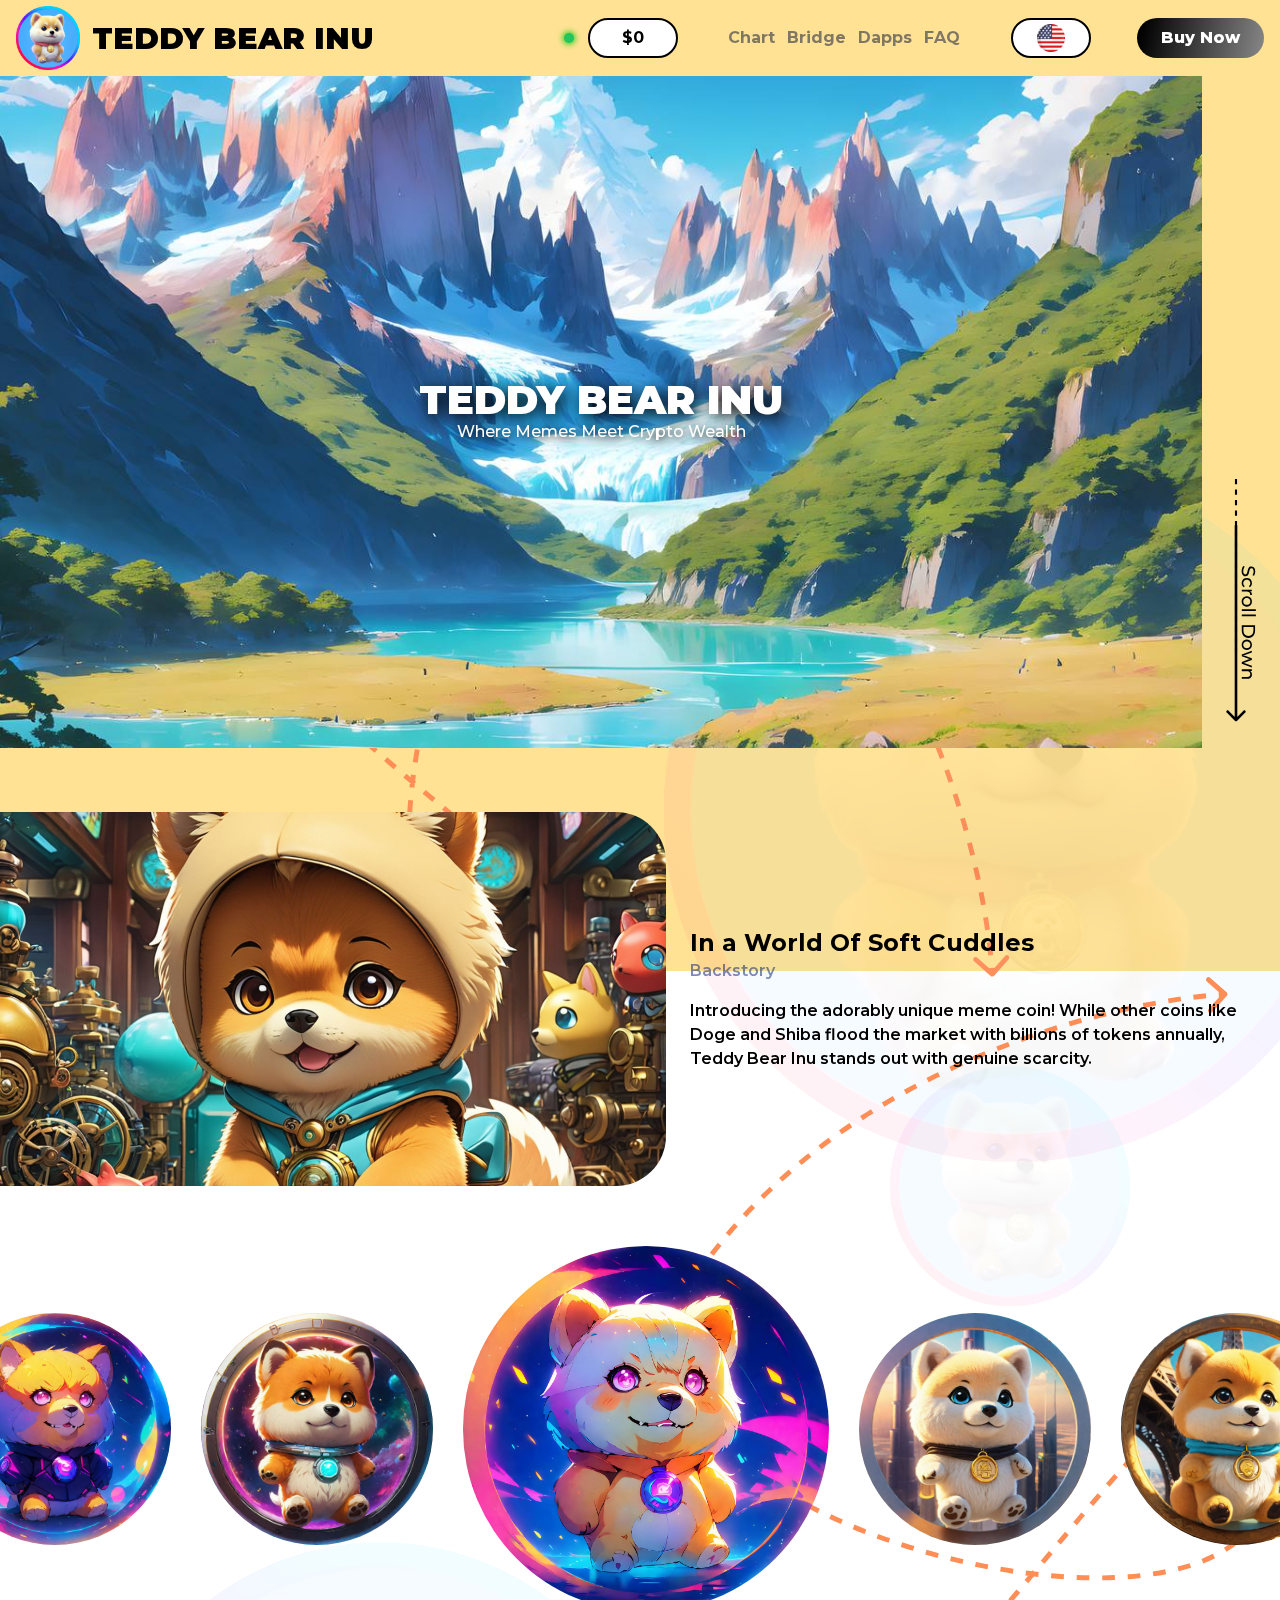
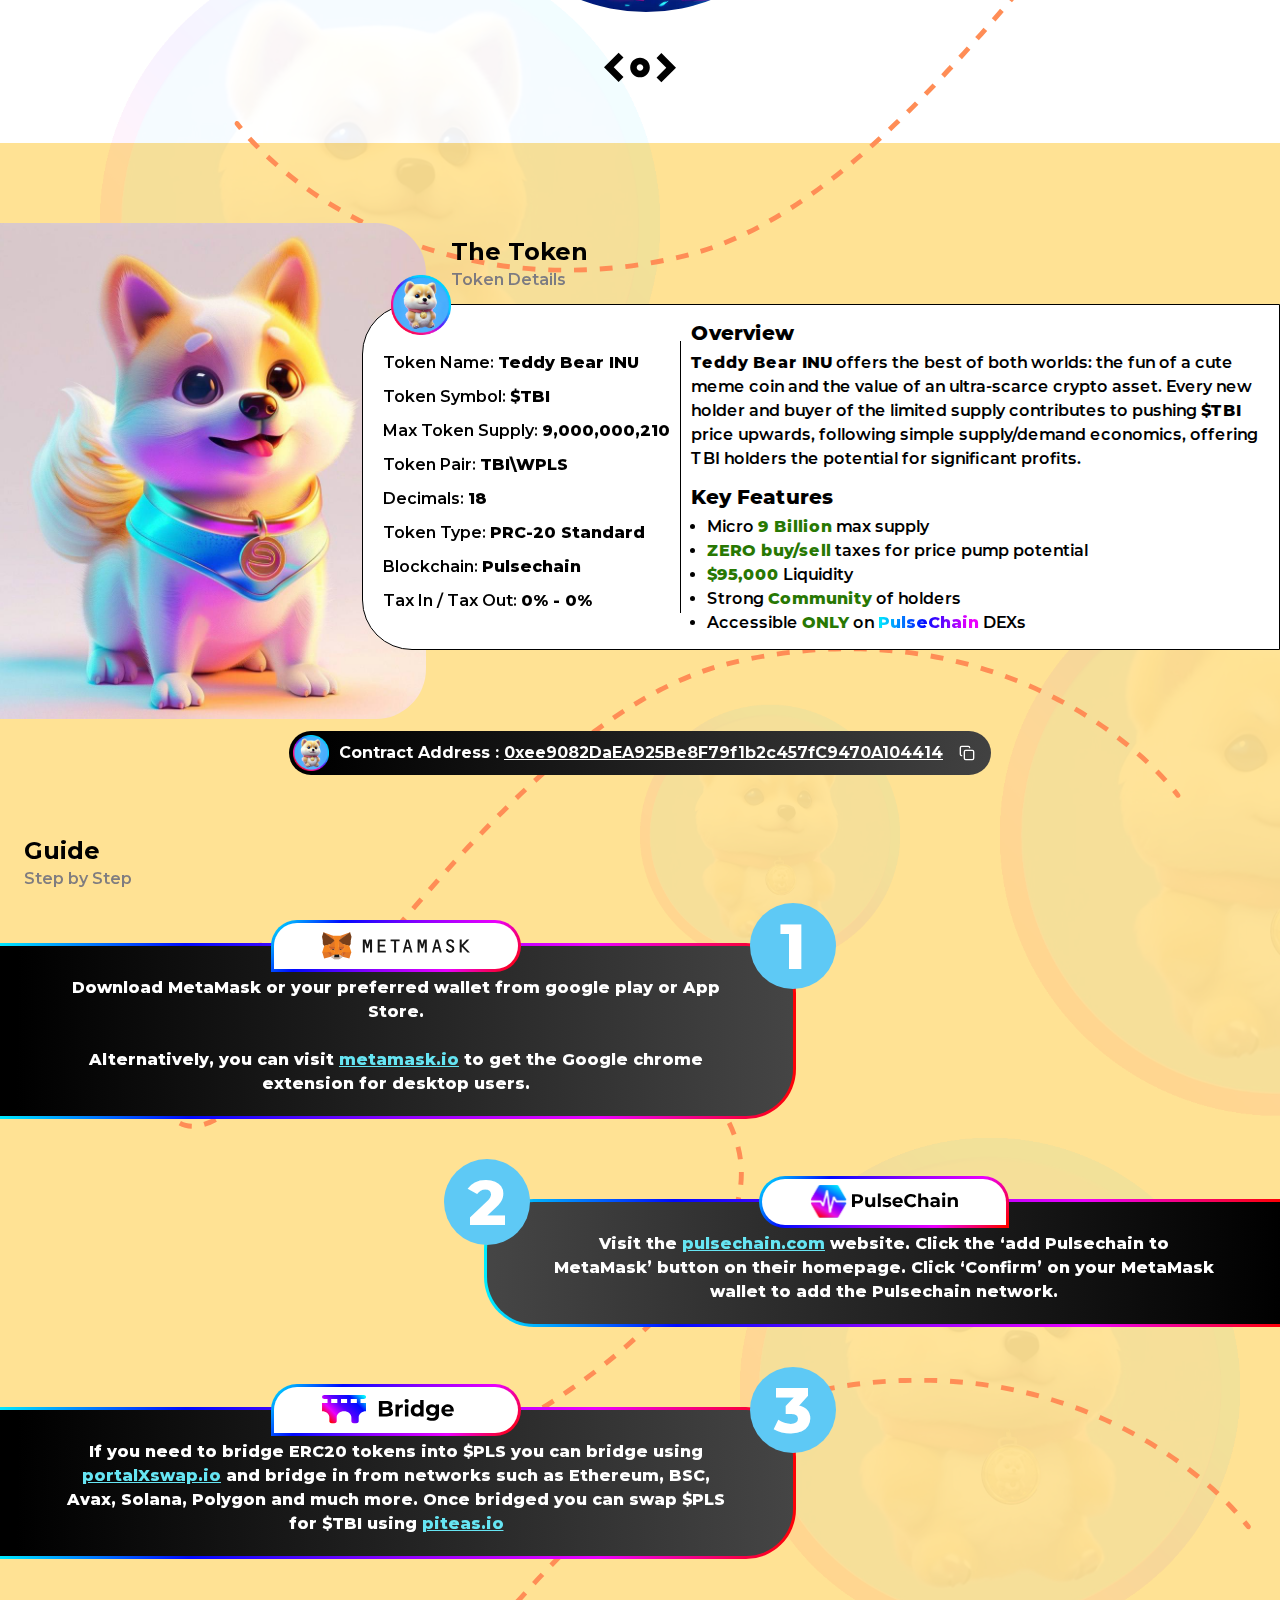
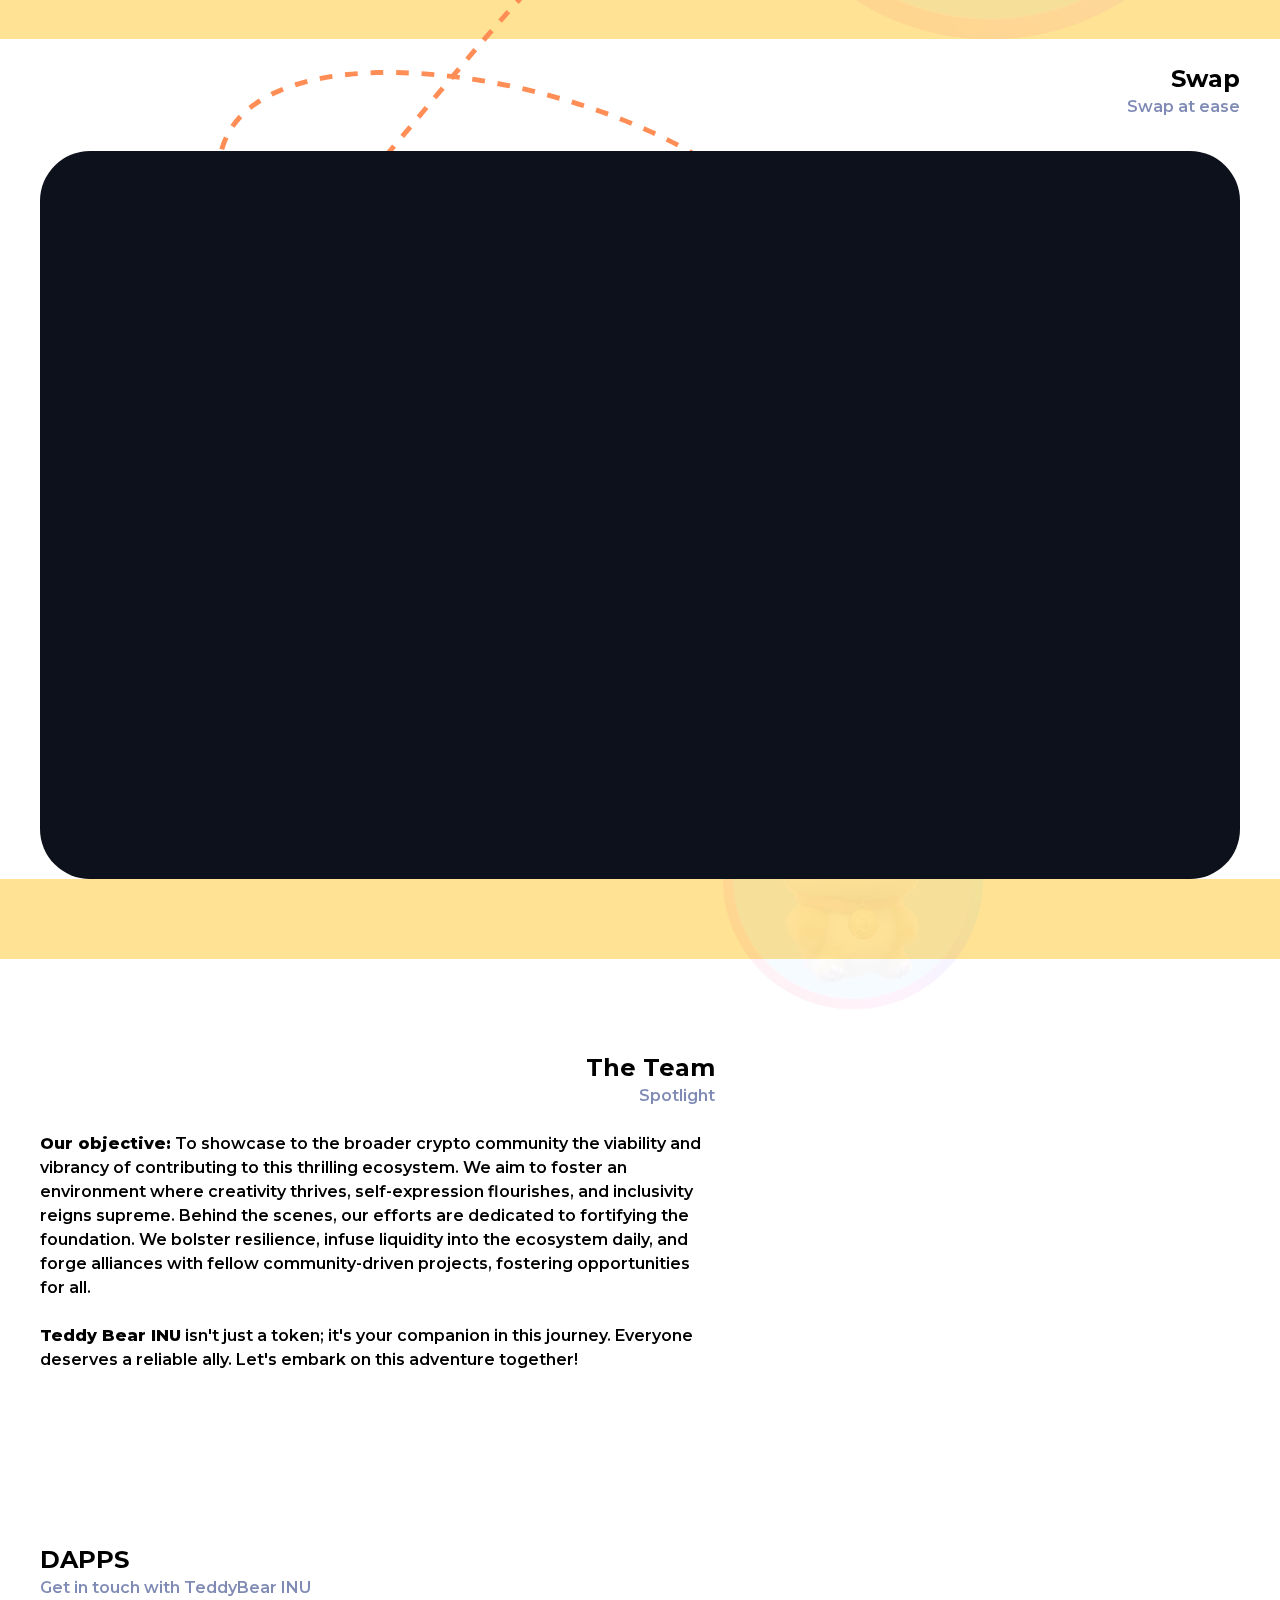
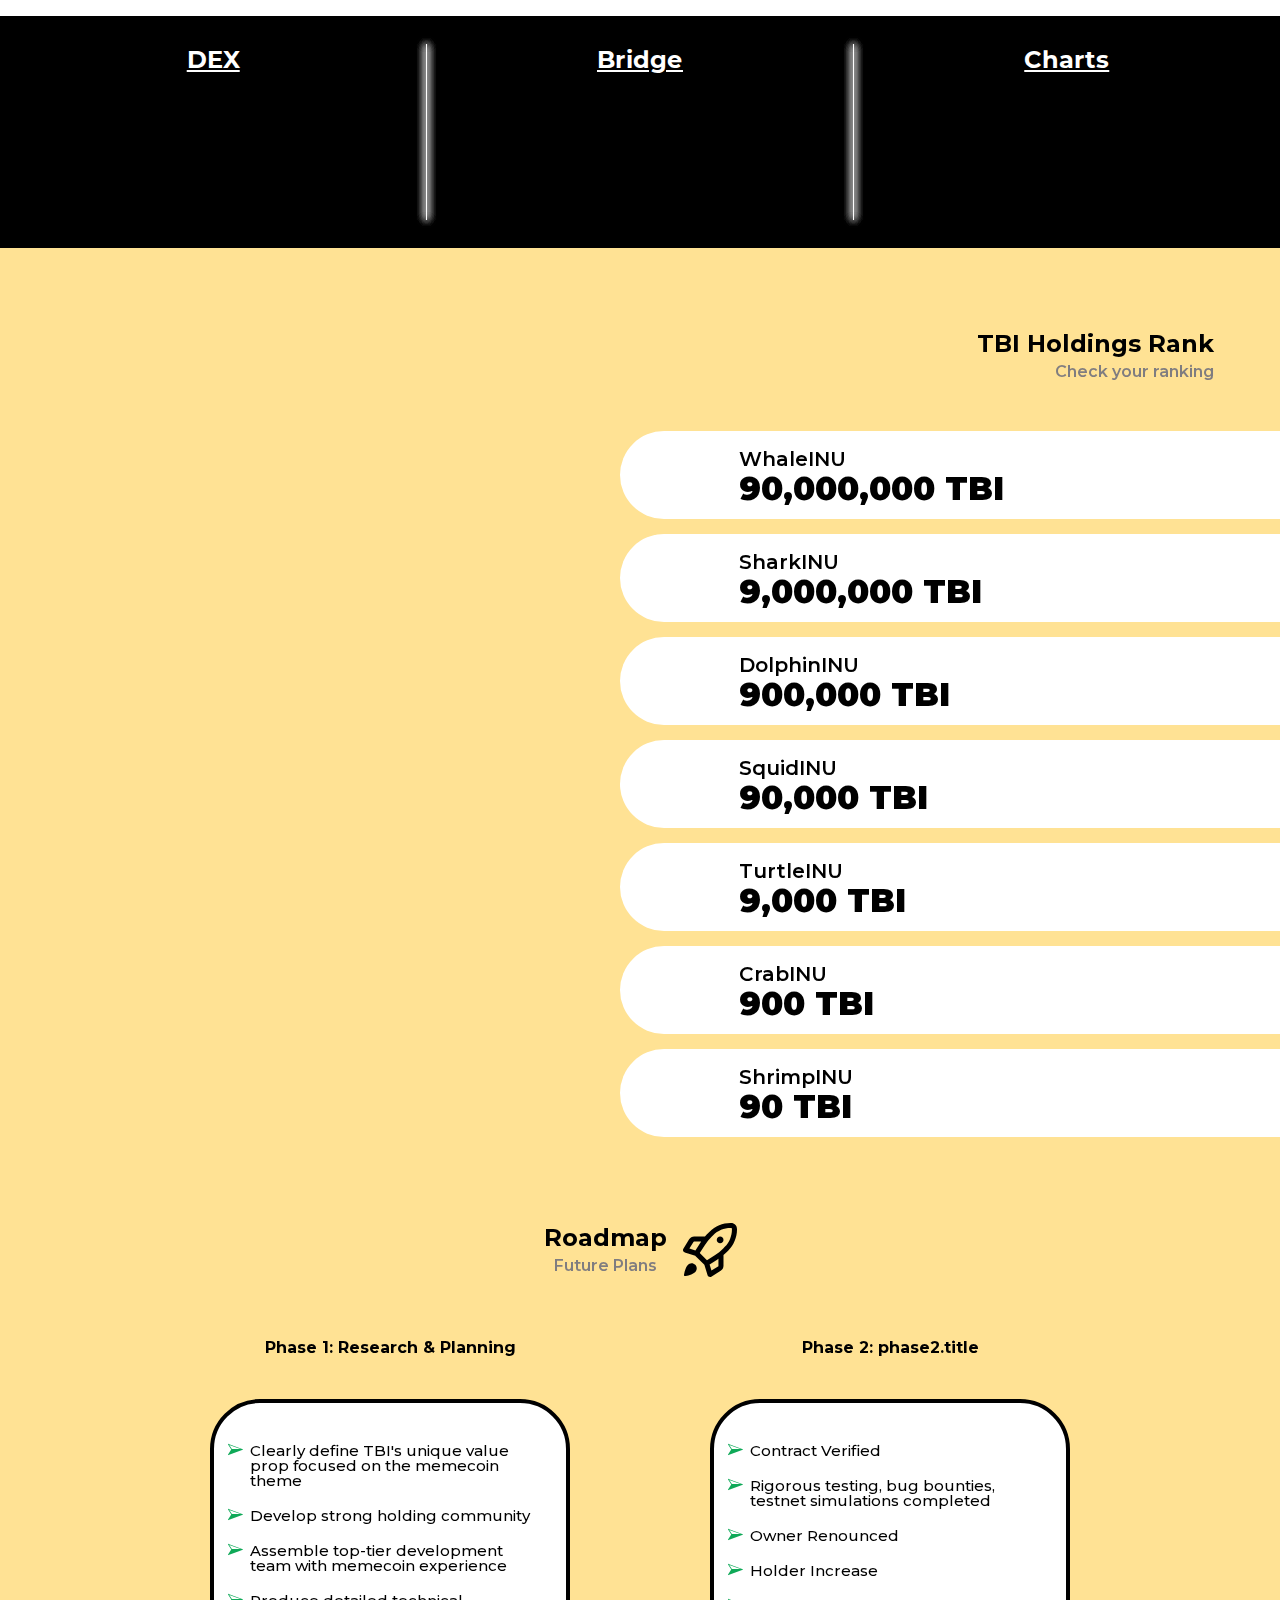
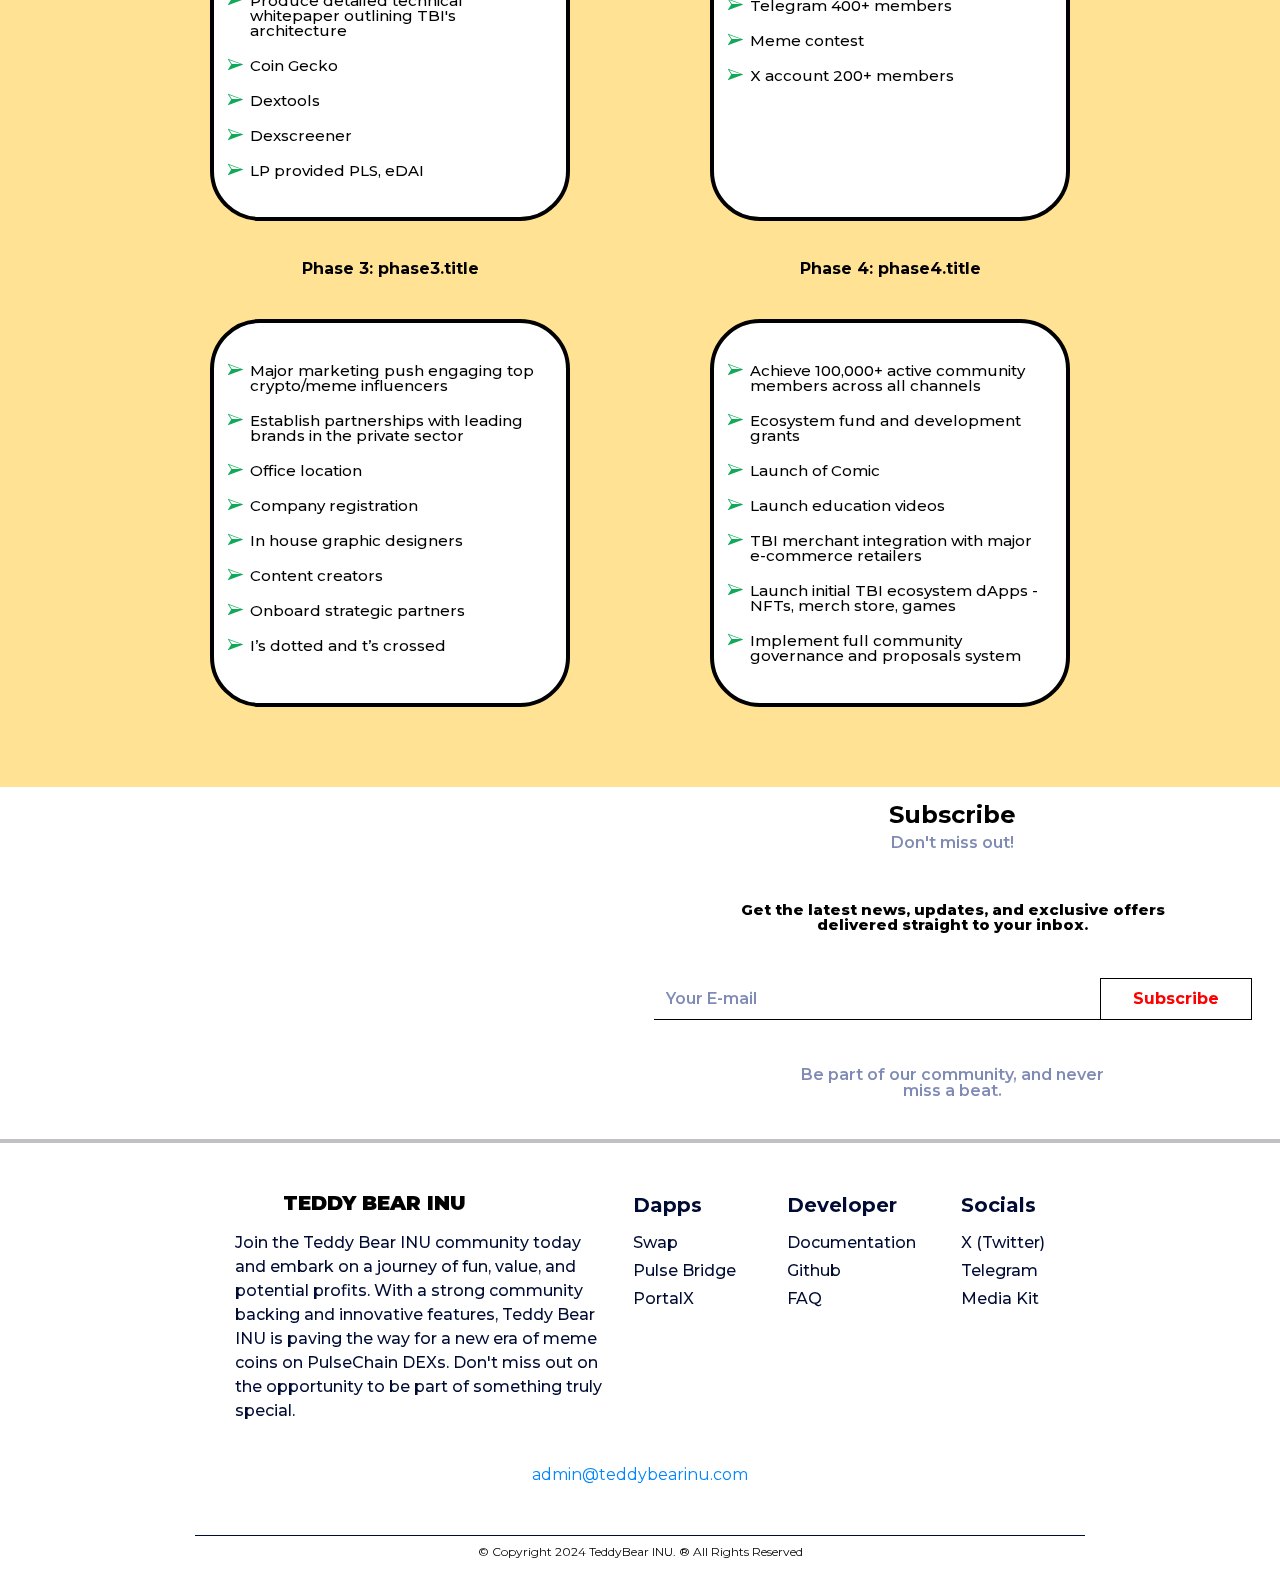
<file: index.html>
<!DOCTYPE html><html><head><meta charSet="utf-8"/><meta name="viewport" content="width=device-width, initial-scale=1"/><link rel="stylesheet" href="/_next/static/css/b31d3d665aac3909.css" crossorigin="" data-precedence="next"/><link rel="stylesheet" href="/_next/static/css/c90061b97fde1c9d.css" crossorigin="" data-precedence="next"/><link rel="preload" as="script" fetchPriority="low" href="/_next/static/chunks/webpack-16def9d71499359f.js" crossorigin=""/><script src="/_next/static/chunks/fd9d1056-5fc841954a4bfce5.js" async="" crossorigin=""></script><script src="/_next/static/chunks/69-30c811bb3596b484.js" async="" crossorigin=""></script><script src="/_next/static/chunks/main-app-dd67a4bcf65952c9.js" async="" crossorigin=""></script><script src="/_next/static/chunks/224-ad1e323923105dd4.js" async=""></script><script src="/_next/static/chunks/678-443a9e9d53658b67.js" async=""></script><script src="/_next/static/chunks/app/page-0f905f0c4ded2c0b.js" async=""></script><script src="/_next/static/chunks/b75e687f-4b1718bc9589b916.js" async=""></script><script src="/_next/static/chunks/603-c05640f51d5a292a.js" async=""></script><script src="/_next/static/chunks/app/layout-59042974b6199286.js" async=""></script><title>TEDDY BEAR INU</title><meta name="description" content="TEDDY BEAR INU"/><link rel="icon" href="/favicon.ico" type="image/x-icon" sizes="100x100"/><script src="/_next/static/chunks/polyfills-c67a75d1b6f99dc8.js" crossorigin="" noModule=""></script></head><body class="__className_b1da2a"><!--$!--><template data-dgst="BAILOUT_TO_CLIENT_SIDE_RENDERING"></template><!--/$--><div style="position:fixed;z-index:9999;top:16px;left:16px;right:16px;bottom:16px;pointer-events:none"></div><script src="/_next/static/chunks/webpack-16def9d71499359f.js" crossorigin="" async=""></script><script>(self.__next_f=self.__next_f||[]).push([0]);self.__next_f.push([2,null])</script><script>self.__next_f.push([1,"1:HL[\"/_next/static/css/b31d3d665aac3909.css\",\"style\",{\"crossOrigin\":\"\"}]\n0:\"$L2\"\n"])</script><script>self.__next_f.push([1,"3:HL[\"/_next/static/css/c90061b97fde1c9d.css\",\"style\",{\"crossOrigin\":\"\"}]\n"])</script><script>self.__next_f.push([1,"4:I[7690,[],\"\"]\n6:I[6970,[\"224\",\"static/chunks/224-ad1e323923105dd4.js\",\"678\",\"static/chunks/678-443a9e9d53658b67.js\",\"931\",\"static/chunks/app/page-0f905f0c4ded2c0b.js\"],\"\"]\n7:I[3776,[\"224\",\"static/chunks/224-ad1e323923105dd4.js\",\"678\",\"static/chunks/678-443a9e9d53658b67.js\",\"931\",\"static/chunks/app/page-0f905f0c4ded2c0b.js\"],\"\"]\n8:I[2197,[\"224\",\"static/chunks/224-ad1e323923105dd4.js\",\"678\",\"static/chunks/678-443a9e9d53658b67.js\",\"931\",\"static/chunks/app/page-0f905f0c4ded2c0b.js\"],\"\"]\n9:I[9608,[\"224\",\"stati"])</script><script>self.__next_f.push([1,"c/chunks/224-ad1e323923105dd4.js\",\"678\",\"static/chunks/678-443a9e9d53658b67.js\",\"931\",\"static/chunks/app/page-0f905f0c4ded2c0b.js\"],\"\"]\na:I[8810,[\"224\",\"static/chunks/224-ad1e323923105dd4.js\",\"678\",\"static/chunks/678-443a9e9d53658b67.js\",\"931\",\"static/chunks/app/page-0f905f0c4ded2c0b.js\"],\"\"]\nb:I[9932,[\"224\",\"static/chunks/224-ad1e323923105dd4.js\",\"678\",\"static/chunks/678-443a9e9d53658b67.js\",\"931\",\"static/chunks/app/page-0f905f0c4ded2c0b.js\"],\"\"]\nc:I[97,[\"224\",\"static/chunks/224-ad1e323923105dd4.js\",\"678\","])</script><script>self.__next_f.push([1,"\"static/chunks/678-443a9e9d53658b67.js\",\"931\",\"static/chunks/app/page-0f905f0c4ded2c0b.js\"],\"\"]\nd:I[7788,[\"224\",\"static/chunks/224-ad1e323923105dd4.js\",\"678\",\"static/chunks/678-443a9e9d53658b67.js\",\"931\",\"static/chunks/app/page-0f905f0c4ded2c0b.js\"],\"\"]\ne:I[637,[\"224\",\"static/chunks/224-ad1e323923105dd4.js\",\"678\",\"static/chunks/678-443a9e9d53658b67.js\",\"931\",\"static/chunks/app/page-0f905f0c4ded2c0b.js\"],\"\"]\nf:I[3965,[\"224\",\"static/chunks/224-ad1e323923105dd4.js\",\"678\",\"static/chunks/678-443a9e9d53658b67.js\""])</script><script>self.__next_f.push([1,",\"931\",\"static/chunks/app/page-0f905f0c4ded2c0b.js\"],\"\"]\n10:I[4182,[\"224\",\"static/chunks/224-ad1e323923105dd4.js\",\"678\",\"static/chunks/678-443a9e9d53658b67.js\",\"931\",\"static/chunks/app/page-0f905f0c4ded2c0b.js\"],\"\"]\n11:I[7262,[\"224\",\"static/chunks/224-ad1e323923105dd4.js\",\"678\",\"static/chunks/678-443a9e9d53658b67.js\",\"931\",\"static/chunks/app/page-0f905f0c4ded2c0b.js\"],\"\"]\n12:I[5865,[\"224\",\"static/chunks/224-ad1e323923105dd4.js\",\"678\",\"static/chunks/678-443a9e9d53658b67.js\",\"931\",\"static/chunks/app/page-0f90"])</script><script>self.__next_f.push([1,"5f0c4ded2c0b.js\"],\"\"]\n13:I[4840,[\"497\",\"static/chunks/b75e687f-4b1718bc9589b916.js\",\"224\",\"static/chunks/224-ad1e323923105dd4.js\",\"603\",\"static/chunks/603-c05640f51d5a292a.js\",\"185\",\"static/chunks/app/layout-59042974b6199286.js\"],\"\"]\n14:I[5613,[],\"\"]\n15:I[1778,[],\"\"]\n16:I[8009,[\"497\",\"static/chunks/b75e687f-4b1718bc9589b916.js\",\"224\",\"static/chunks/224-ad1e323923105dd4.js\",\"603\",\"static/chunks/603-c05640f51d5a292a.js\",\"185\",\"static/chunks/app/layout-59042974b6199286.js\"],\"Toaster\"]\n18:I[8955,[],\"\"]\n19:[]\n"])</script><script>self.__next_f.push([1,"2:[[[\"$\",\"link\",\"0\",{\"rel\":\"stylesheet\",\"href\":\"/_next/static/css/b31d3d665aac3909.css\",\"precedence\":\"next\",\"crossOrigin\":\"\"}]],[\"$\",\"$L4\",null,{\"buildId\":\"HGMgtgunVGX7HV2CTOtkh\",\"assetPrefix\":\"\",\"initialCanonicalUrl\":\"/\",\"initialTree\":[\"\",{\"children\":[\"__PAGE__\",{}]},\"$undefined\",\"$undefined\",true],\"initialSeedData\":[\"\",{\"children\":[\"__PAGE__\",{},[\"$L5\",[[\"$\",\"$L6\",null,{}],[\"$\",\"main\",null,{\"className\":\"overflow-hidden\",\"children\":[[\"$\",\"$L7\",null,{}],[\"$\",\"$L8\",null,{}],[\"$\",\"$L9\",null,{}],[\"$\",\"$La\",null,{}],[\"$\",\"$Lb\",null,{}],[\"$\",\"$Lc\",null,{}],[\"$\",\"$Ld\",null,{}],[\"$\",\"$Le\",null,{}],[\"$\",\"$Lf\",null,{}],[\"$\",\"$L10\",null,{}]]}],[\"$\",\"$L11\",null,{}],[\"$\",\"$L12\",null,{}]],null]]},[null,[\"$\",\"html\",null,{\"children\":[\"$\",\"body\",null,{\"className\":\"__className_b1da2a\",\"children\":[[\"$\",\"$L13\",null,{\"children\":[\"$\",\"$L14\",null,{\"parallelRouterKey\":\"children\",\"segmentPath\":[\"children\"],\"loading\":\"$undefined\",\"loadingStyles\":\"$undefined\",\"loadingScripts\":\"$undefined\",\"hasLoading\":false,\"error\":\"$undefined\",\"errorStyles\":\"$undefined\",\"errorScripts\":\"$undefined\",\"template\":[\"$\",\"$L15\",null,{}],\"templateStyles\":\"$undefined\",\"templateScripts\":\"$undefined\",\"notFound\":[[\"$\",\"title\",null,{\"children\":\"404: This page could not be found.\"}],[\"$\",\"div\",null,{\"style\":{\"fontFamily\":\"system-ui,\\\"Segoe UI\\\",Roboto,Helvetica,Arial,sans-serif,\\\"Apple Color Emoji\\\",\\\"Segoe UI Emoji\\\"\",\"height\":\"100vh\",\"textAlign\":\"center\",\"display\":\"flex\",\"flexDirection\":\"column\",\"alignItems\":\"center\",\"justifyContent\":\"center\"},\"children\":[\"$\",\"div\",null,{\"children\":[[\"$\",\"style\",null,{\"dangerouslySetInnerHTML\":{\"__html\":\"body{color:#000;background:#fff;margin:0}.next-error-h1{border-right:1px solid rgba(0,0,0,.3)}@media (prefers-color-scheme:dark){body{color:#fff;background:#000}.next-error-h1{border-right:1px solid rgba(255,255,255,.3)}}\"}}],[\"$\",\"h1\",null,{\"className\":\"next-error-h1\",\"style\":{\"display\":\"inline-block\",\"margin\":\"0 20px 0 0\",\"padding\":\"0 23px 0 0\",\"fontSize\":24,\"fontWeight\":500,\"verticalAlign\":\"top\",\"lineHeight\":\"49px\"},\"children\":\"404\"}],[\"$\",\"div\",null,{\"style\":{\"display\":\"inline-block\"},\"children\":[\"$\",\"h2\",null,{\"style\":{\"fontSize\":14,\"fontWeight\":400,\"lineHeight\":\"49px\",\"margin\":0},\"children\":\"This page could not be found.\"}]}]]}]}]],\"notFoundStyles\":[],\"styles\":[[\"$\",\"link\",\"0\",{\"rel\":\"stylesheet\",\"href\":\"/_next/static/css/c90061b97fde1c9d.css\",\"precedence\":\"next\",\"crossOrigin\":\"\"}]]}]}],[\"$\",\"$L16\",null,{\"toastOptions\":{\"position\":\"top-right\"}}]]}]}],null]],\"initialHead\":[false,\"$L17\"],\"globalErrorComponent\":\"$18\",\"missingSlots\":\"$W19\"}]]\n"])</script><script>self.__next_f.push([1,"17:[[\"$\",\"meta\",\"0\",{\"name\":\"viewport\",\"content\":\"width=device-width, initial-scale=1\"}],[\"$\",\"meta\",\"1\",{\"charSet\":\"utf-8\"}],[\"$\",\"title\",\"2\",{\"children\":\"TEDDY BEAR INU\"}],[\"$\",\"meta\",\"3\",{\"name\":\"description\",\"content\":\"TEDDY BEAR INU\"}],[\"$\",\"link\",\"4\",{\"rel\":\"icon\",\"href\":\"/favicon.ico\",\"type\":\"image/x-icon\",\"sizes\":\"100x100\"}]]\n5:null\n"])</script><script>self.__next_f.push([1,""])</script></body></html>
</file>
<file: _next/static/css/b31d3d665aac3909.css>
@font-face{font-family:__Montserrat_b1da2a;font-style:normal;font-weight:100 900;font-display:swap;src:url(/_next/static/media/aec774cbe1963439-s.woff2) format("woff2");unicode-range:u+0460-052f,u+1c80-1c88,u+20b4,u+2de0-2dff,u+a640-a69f,u+fe2e-fe2f}@font-face{font-family:__Montserrat_b1da2a;font-style:normal;font-weight:100 900;font-display:swap;src:url(/_next/static/media/634216363f5c73c1-s.woff2) format("woff2");unicode-range:u+0301,u+0400-045f,u+0490-0491,u+04b0-04b1,u+2116}@font-face{font-family:__Montserrat_b1da2a;font-style:normal;font-weight:100 900;font-display:swap;src:url(/_next/static/media/d83fe381bb17eb77-s.woff2) format("woff2");unicode-range:u+0102-0103,u+0110-0111,u+0128-0129,u+0168-0169,u+01a0-01a1,u+01af-01b0,u+0300-0301,u+0303-0304,u+0308-0309,u+0323,u+0329,u+1ea0-1ef9,u+20ab}@font-face{font-family:__Montserrat_b1da2a;font-style:normal;font-weight:100 900;font-display:swap;src:url(/_next/static/media/88325a2c1fede2f4-s.woff2) format("woff2");unicode-range:u+0100-02af,u+0304,u+0308,u+0329,u+1e00-1e9f,u+1ef2-1eff,u+2020,u+20a0-20ab,u+20ad-20c0,u+2113,u+2c60-2c7f,u+a720-a7ff}@font-face{font-family:__Montserrat_b1da2a;font-style:normal;font-weight:100 900;font-display:swap;src:url(/_next/static/media/e1c529c04de64b40-s.p.woff2) format("woff2");unicode-range:u+00??,u+0131,u+0152-0153,u+02bb-02bc,u+02c6,u+02da,u+02dc,u+0304,u+0308,u+0329,u+2000-206f,u+2074,u+20ac,u+2122,u+2191,u+2193,u+2212,u+2215,u+feff,u+fffd}@font-face{font-family:__Montserrat_Fallback_b1da2a;src:local("Arial");ascent-override:84.95%;descent-override:22.03%;line-gap-override:0.00%;size-adjust:113.95%}.__className_b1da2a{font-family:__Montserrat_b1da2a,__Montserrat_Fallback_b1da2a;font-style:normal}

/*
! tailwindcss v3.4.1 | MIT License | https://tailwindcss.com
*/*,:after,:before{box-sizing:border-box;border:0 solid #e5e7eb}:after,:before{--tw-content:""}:host,html{line-height:1.5;-webkit-text-size-adjust:100%;-moz-tab-size:4;-o-tab-size:4;tab-size:4;font-family:ui-sans-serif,system-ui,sans-serif,Apple Color Emoji,Segoe UI Emoji,Segoe UI Symbol,Noto Color Emoji;font-feature-settings:normal;font-variation-settings:normal;-webkit-tap-highlight-color:transparent}body{margin:0;line-height:inherit}hr{height:0;color:inherit;border-top-width:1px}abbr:where([title]){-webkit-text-decoration:underline dotted;text-decoration:underline dotted}h1,h2,h3,h4,h5,h6{font-size:inherit;font-weight:inherit}a{color:inherit;text-decoration:inherit}b,strong{font-weight:bolder}code,kbd,pre,samp{font-family:ui-monospace,SFMono-Regular,Menlo,Monaco,Consolas,Liberation Mono,Courier New,monospace;font-feature-settings:normal;font-variation-settings:normal;font-size:1em}small{font-size:80%}sub,sup{font-size:75%;line-height:0;position:relative;vertical-align:baseline}sub{bottom:-.25em}sup{top:-.5em}table{text-indent:0;border-color:inherit;border-collapse:collapse}button,input,optgroup,select,textarea{font-family:inherit;font-feature-settings:inherit;font-variation-settings:inherit;font-size:100%;font-weight:inherit;line-height:inherit;color:inherit;margin:0;padding:0}button,select{text-transform:none}[type=button],[type=reset],[type=submit],button{-webkit-appearance:button;background-color:transparent;background-image:none}:-moz-focusring{outline:auto}:-moz-ui-invalid{box-shadow:none}progress{vertical-align:baseline}::-webkit-inner-spin-button,::-webkit-outer-spin-button{height:auto}[type=search]{-webkit-appearance:textfield;outline-offset:-2px}::-webkit-search-decoration{-webkit-appearance:none}::-webkit-file-upload-button{-webkit-appearance:button;font:inherit}summary{display:list-item}blockquote,dd,dl,figure,h1,h2,h3,h4,h5,h6,hr,p,pre{margin:0}fieldset{margin:0}fieldset,legend{padding:0}menu,ol,ul{list-style:none;margin:0;padding:0}dialog{padding:0}textarea{resize:vertical}input::-moz-placeholder,textarea::-moz-placeholder{opacity:1;color:#9ca3af}input::placeholder,textarea::placeholder{opacity:1;color:#9ca3af}[role=button],button{cursor:pointer}:disabled{cursor:default}audio,canvas,embed,iframe,img,object,svg,video{display:block;vertical-align:middle}img,video{max-width:100%;height:auto}[hidden]{display:none}*,:after,:before{--tw-border-spacing-x:0;--tw-border-spacing-y:0;--tw-translate-x:0;--tw-translate-y:0;--tw-rotate:0;--tw-skew-x:0;--tw-skew-y:0;--tw-scale-x:1;--tw-scale-y:1;--tw-pan-x: ;--tw-pan-y: ;--tw-pinch-zoom: ;--tw-scroll-snap-strictness:proximity;--tw-gradient-from-position: ;--tw-gradient-via-position: ;--tw-gradient-to-position: ;--tw-ordinal: ;--tw-slashed-zero: ;--tw-numeric-figure: ;--tw-numeric-spacing: ;--tw-numeric-fraction: ;--tw-ring-inset: ;--tw-ring-offset-width:0px;--tw-ring-offset-color:#fff;--tw-ring-color:rgba(59,130,246,.5);--tw-ring-offset-shadow:0 0 #0000;--tw-ring-shadow:0 0 #0000;--tw-shadow:0 0 #0000;--tw-shadow-colored:0 0 #0000;--tw-blur: ;--tw-brightness: ;--tw-contrast: ;--tw-grayscale: ;--tw-hue-rotate: ;--tw-invert: ;--tw-saturate: ;--tw-sepia: ;--tw-drop-shadow: ;--tw-backdrop-blur: ;--tw-backdrop-brightness: ;--tw-backdrop-contrast: ;--tw-backdrop-grayscale: ;--tw-backdrop-hue-rotate: ;--tw-backdrop-invert: ;--tw-backdrop-opacity: ;--tw-backdrop-saturate: ;--tw-backdrop-sepia: }::backdrop{--tw-border-spacing-x:0;--tw-border-spacing-y:0;--tw-translate-x:0;--tw-translate-y:0;--tw-rotate:0;--tw-skew-x:0;--tw-skew-y:0;--tw-scale-x:1;--tw-scale-y:1;--tw-pan-x: ;--tw-pan-y: ;--tw-pinch-zoom: ;--tw-scroll-snap-strictness:proximity;--tw-gradient-from-position: ;--tw-gradient-via-position: ;--tw-gradient-to-position: ;--tw-ordinal: ;--tw-slashed-zero: ;--tw-numeric-figure: ;--tw-numeric-spacing: ;--tw-numeric-fraction: ;--tw-ring-inset: ;--tw-ring-offset-width:0px;--tw-ring-offset-color:#fff;--tw-ring-color:rgba(59,130,246,.5);--tw-ring-offset-shadow:0 0 #0000;--tw-ring-shadow:0 0 #0000;--tw-shadow:0 0 #0000;--tw-shadow-colored:0 0 #0000;--tw-blur: ;--tw-brightness: ;--tw-contrast: ;--tw-grayscale: ;--tw-hue-rotate: ;--tw-invert: ;--tw-saturate: ;--tw-sepia: ;--tw-drop-shadow: ;--tw-backdrop-blur: ;--tw-backdrop-brightness: ;--tw-backdrop-contrast: ;--tw-backdrop-grayscale: ;--tw-backdrop-hue-rotate: ;--tw-backdrop-invert: ;--tw-backdrop-opacity: ;--tw-backdrop-saturate: ;--tw-backdrop-sepia: }.container{width:100%;margin-right:auto;margin-left:auto}@media (min-width:100%){.container{max-width:100%}}@media (min-width:1920px){.container{max-width:1920px}}.fixed{position:fixed}.absolute{position:absolute}.relative{position:relative}.-bottom-\[80px\]{bottom:-80px}.-top-\[60px\]{top:-60px}.bottom-0{bottom:0}.bottom-10{bottom:2.5rem}.left-0{left:0}.left-1\/2{left:50%}.left-12{left:3rem}.left-8{left:2rem}.left-\[100px\]{left:100px}.left-\[240px\]{left:240px}.right-0{right:0}.right-1\/3{right:33.333333%}.right-10{right:2.5rem}.right-8{right:2rem}.right-\[150px\]{right:150px}.right-\[40px\]{right:40px}.right-\[80px\]{right:80px}.top-0{top:0}.top-1{top:.25rem}.top-1\/2{top:50%}.top-2{top:.5rem}.top-\[120px\]{top:120px}.top-\[74px\]{top:74px}.\!-z-\[1\]{z-index:-1!important}.-z-\[1\]{z-index:-1}.-z-\[2\]{z-index:-2}.z-10{z-index:10}.z-20{z-index:20}.z-30{z-index:30}.m-auto{margin:auto}.mx-\[30px\]{margin-left:30px;margin-right:30px}.mx-auto{margin-left:auto;margin-right:auto}.my-auto{margin-top:auto;margin-bottom:auto}.-ml-1{margin-left:-.25rem}.-mr-1{margin-right:-.25rem}.-mt-1{margin-top:-.25rem}.mb-\[26px\]{margin-bottom:26px}.ml-2{margin-left:.5rem}.ml-2\.5{margin-left:.625rem}.ml-4{margin-left:1rem}.ml-\[25px\]{margin-left:25px}.ml-\[35px\]{margin-left:35px}.ml-auto{margin-left:auto}.mr-2{margin-right:.5rem}.mr-3{margin-right:.75rem}.mr-3\.5{margin-right:.875rem}.mt-0{margin-top:0}.mt-0\.5{margin-top:.125rem}.mt-1{margin-top:.25rem}.mt-10{margin-top:2.5rem}.mt-12{margin-top:3rem}.mt-14{margin-top:3.5rem}.mt-2{margin-top:.5rem}.mt-2\.5{margin-top:.625rem}.mt-20{margin-top:5rem}.mt-3{margin-top:.75rem}.mt-4{margin-top:1rem}.mt-5{margin-top:1.25rem}.mt-6{margin-top:1.5rem}.mt-7{margin-top:1.75rem}.mt-8{margin-top:2rem}.mt-9{margin-top:2.25rem}.mt-\[22px\]{margin-top:22px}.mt-\[60px\]{margin-top:60px}.inline-block{display:inline-block}.flex{display:flex}.grid{display:grid}.aspect-\[0\.86\]{aspect-ratio:.86}.aspect-\[0\.8\]{aspect-ratio:.8}.aspect-\[1\.146\]{aspect-ratio:1.146}.aspect-\[1\.777\]{aspect-ratio:1.777}.aspect-\[1\.79\]{aspect-ratio:1.79}.h-10{height:2.5rem}.h-2{height:.5rem}.h-2\.5{height:.625rem}.h-20{height:5rem}.h-5{height:1.25rem}.h-7{height:1.75rem}.h-\[29px\]{height:29px}.h-\[50px\]{height:50px}.h-\[74px\]{height:74px}.h-auto{height:auto}.h-full{height:100%}.h-px{height:1px}.min-h-\[270px\]{min-height:270px}.min-h-\[490px\]{min-height:490px}.w-10{width:2.5rem}.w-16{width:4rem}.w-2{width:.5rem}.w-2\.5{width:.625rem}.w-4{width:1rem}.w-5{width:1.25rem}.w-7{width:1.75rem}.w-\[140px\]{width:140px}.w-\[240px\]{width:240px}.w-\[260px\]{width:260px}.w-\[33\.3\%\]{width:33.3%}.w-\[36px\]{width:36px}.w-\[394px\]{width:394px}.w-\[43\%\]{width:43%}.w-\[45\%\]{width:45%}.w-\[450px\]{width:450px}.w-\[500px\]{width:500px}.w-\[50px\]{width:50px}.w-\[560px\]{width:560px}.w-\[60px\]{width:60px}.w-\[64px\]{width:64px}.w-\[700px\]{width:700px}.w-\[78px\]{width:78px}.w-\[800px\]{width:800px}.w-\[calc\(100\%-20px\)\]{width:calc(100% - 20px)}.w-auto{width:auto}.w-fit{width:-moz-fit-content;width:fit-content}.w-full{width:100%}.w-px{width:1px}.min-w-10{min-width:2.5rem}.min-w-20{min-width:5rem}.min-w-\[100px\]{min-width:100px}.min-w-\[33\.3\%\]{min-width:33.3%}.min-w-\[43\%\]{min-width:43%}.min-w-\[45\%\]{min-width:45%}.min-w-\[50px\]{min-width:50px}.min-w-\[78px\]{min-width:78px}.min-w-\[80px\]{min-width:80px}.min-w-\[90px\]{min-width:90px}.min-w-fit{min-width:-moz-fit-content;min-width:fit-content}.max-w-\[160px\]{max-width:160px}.max-w-\[200px\]{max-width:200px}.max-w-\[250px\]{max-width:250px}.max-w-\[252px\]{max-width:252px}.max-w-\[70\%\]{max-width:70%}.max-w-full{max-width:100%}.-translate-x-1\/2{--tw-translate-x:-50%}.-translate-x-1\/2,.-translate-x-1\/3{transform:translate(var(--tw-translate-x),var(--tw-translate-y)) rotate(var(--tw-rotate)) skewX(var(--tw-skew-x)) skewY(var(--tw-skew-y)) scaleX(var(--tw-scale-x)) scaleY(var(--tw-scale-y))}.-translate-x-1\/3{--tw-translate-x:-33.333333%}.-translate-x-\[11\%\]{--tw-translate-x:-11%}.-translate-x-\[11\%\],.-translate-y-1\/2{transform:translate(var(--tw-translate-x),var(--tw-translate-y)) rotate(var(--tw-rotate)) skewX(var(--tw-skew-x)) skewY(var(--tw-skew-y)) scaleX(var(--tw-scale-x)) scaleY(var(--tw-scale-y))}.-translate-y-1\/2{--tw-translate-y:-50%}.-translate-y-1\/3{--tw-translate-y:-33.333333%}.-translate-y-1\/3,.-translate-y-\[25\%\]{transform:translate(var(--tw-translate-x),var(--tw-translate-y)) rotate(var(--tw-rotate)) skewX(var(--tw-skew-x)) skewY(var(--tw-skew-y)) scaleX(var(--tw-scale-x)) scaleY(var(--tw-scale-y))}.-translate-y-\[25\%\]{--tw-translate-y:-25%}.-translate-y-\[32\%\]{--tw-translate-y:-32%}.-translate-y-\[32\%\],.-translate-y-\[35\.6\%\]{transform:translate(var(--tw-translate-x),var(--tw-translate-y)) rotate(var(--tw-rotate)) skewX(var(--tw-skew-x)) skewY(var(--tw-skew-y)) scaleX(var(--tw-scale-x)) scaleY(var(--tw-scale-y))}.-translate-y-\[35\.6\%\]{--tw-translate-y:-35.6%}.-translate-y-\[44\.5\%\]{--tw-translate-y:-44.5%}.-translate-y-\[44\.5\%\],.-translate-y-\[80\%\]{transform:translate(var(--tw-translate-x),var(--tw-translate-y)) rotate(var(--tw-rotate)) skewX(var(--tw-skew-x)) skewY(var(--tw-skew-y)) scaleX(var(--tw-scale-x)) scaleY(var(--tw-scale-y))}.-translate-y-\[80\%\]{--tw-translate-y:-80%}.-translate-y-full{--tw-translate-y:-100%}.-translate-y-full,.translate-x-1\/2{transform:translate(var(--tw-translate-x),var(--tw-translate-y)) rotate(var(--tw-rotate)) skewX(var(--tw-skew-x)) skewY(var(--tw-skew-y)) scaleX(var(--tw-scale-x)) scaleY(var(--tw-scale-y))}.translate-x-1\/2{--tw-translate-x:50%}.translate-x-1\/3{--tw-translate-x:33.333333%}.translate-x-1\/3,.translate-x-\[10\%\]{transform:translate(var(--tw-translate-x),var(--tw-translate-y)) rotate(var(--tw-rotate)) skewX(var(--tw-skew-x)) skewY(var(--tw-skew-y)) scaleX(var(--tw-scale-x)) scaleY(var(--tw-scale-y))}.translate-x-\[10\%\]{--tw-translate-x:10%}.translate-x-\[24\%\]{--tw-translate-x:24%}.translate-x-\[24\%\],.translate-x-\[9\%\]{transform:translate(var(--tw-translate-x),var(--tw-translate-y)) rotate(var(--tw-rotate)) skewX(var(--tw-skew-x)) skewY(var(--tw-skew-y)) scaleX(var(--tw-scale-x)) scaleY(var(--tw-scale-y))}.translate-x-\[9\%\]{--tw-translate-x:9%}.translate-x-full{--tw-translate-x:100%}.translate-x-full,.translate-y-1\/2{transform:translate(var(--tw-translate-x),var(--tw-translate-y)) rotate(var(--tw-rotate)) skewX(var(--tw-skew-x)) skewY(var(--tw-skew-y)) scaleX(var(--tw-scale-x)) scaleY(var(--tw-scale-y))}.translate-y-1\/2{--tw-translate-y:50%}.translate-y-\[37px\]{--tw-translate-y:37px}.-rotate-90,.translate-y-\[37px\]{transform:translate(var(--tw-translate-x),var(--tw-translate-y)) rotate(var(--tw-rotate)) skewX(var(--tw-skew-x)) skewY(var(--tw-skew-y)) scaleX(var(--tw-scale-x)) scaleY(var(--tw-scale-y))}.-rotate-90{--tw-rotate:-90deg}.rotate-180{--tw-rotate:180deg}.rotate-180,.rotate-90{transform:translate(var(--tw-translate-x),var(--tw-translate-y)) rotate(var(--tw-rotate)) skewX(var(--tw-skew-x)) skewY(var(--tw-skew-y)) scaleX(var(--tw-scale-x)) scaleY(var(--tw-scale-y))}.rotate-90{--tw-rotate:90deg}.scale-100{--tw-scale-x:1;--tw-scale-y:1}.scale-100,.scale-95{transform:translate(var(--tw-translate-x),var(--tw-translate-y)) rotate(var(--tw-rotate)) skewX(var(--tw-skew-x)) skewY(var(--tw-skew-y)) scaleX(var(--tw-scale-x)) scaleY(var(--tw-scale-y))}.scale-95{--tw-scale-x:.95;--tw-scale-y:.95}.transform{transform:translate(var(--tw-translate-x),var(--tw-translate-y)) rotate(var(--tw-rotate)) skewX(var(--tw-skew-x)) skewY(var(--tw-skew-y)) scaleX(var(--tw-scale-x)) scaleY(var(--tw-scale-y))}@keyframes pulse{50%{opacity:.5}}.animate-pulse{animation:pulse 2s cubic-bezier(.4,0,.6,1) infinite}.cursor-pointer{cursor:pointer}.select-none{-webkit-user-select:none;-moz-user-select:none;user-select:none}.list-disc{list-style-type:disc}.flex-col{flex-direction:column}.items-end{align-items:flex-end}.items-center{align-items:center}.items-stretch{align-items:stretch}.justify-center{justify-content:center}.justify-between{justify-content:space-between}.space-x-1>:not([hidden])~:not([hidden]){--tw-space-x-reverse:0;margin-right:calc(.25rem * var(--tw-space-x-reverse));margin-left:calc(.25rem * calc(1 - var(--tw-space-x-reverse)))}.space-x-1\.5>:not([hidden])~:not([hidden]){--tw-space-x-reverse:0;margin-right:calc(.375rem * var(--tw-space-x-reverse));margin-left:calc(.375rem * calc(1 - var(--tw-space-x-reverse)))}.space-x-2>:not([hidden])~:not([hidden]){--tw-space-x-reverse:0;margin-right:calc(.5rem * var(--tw-space-x-reverse));margin-left:calc(.5rem * calc(1 - var(--tw-space-x-reverse)))}.space-x-2\.5>:not([hidden])~:not([hidden]){--tw-space-x-reverse:0;margin-right:calc(.625rem * var(--tw-space-x-reverse));margin-left:calc(.625rem * calc(1 - var(--tw-space-x-reverse)))}.space-x-3>:not([hidden])~:not([hidden]){--tw-space-x-reverse:0;margin-right:calc(.75rem * var(--tw-space-x-reverse));margin-left:calc(.75rem * calc(1 - var(--tw-space-x-reverse)))}.space-y-2>:not([hidden])~:not([hidden]){--tw-space-y-reverse:0;margin-top:calc(.5rem * calc(1 - var(--tw-space-y-reverse)));margin-bottom:calc(.5rem * var(--tw-space-y-reverse))}.space-y-2\.5>:not([hidden])~:not([hidden]){--tw-space-y-reverse:0;margin-top:calc(.625rem * calc(1 - var(--tw-space-y-reverse)));margin-bottom:calc(.625rem * var(--tw-space-y-reverse))}.space-y-8>:not([hidden])~:not([hidden]){--tw-space-y-reverse:0;margin-top:calc(2rem * calc(1 - var(--tw-space-y-reverse)));margin-bottom:calc(2rem * var(--tw-space-y-reverse))}.overflow-hidden{overflow:hidden}.whitespace-nowrap{white-space:nowrap}.rounded-\[21px\]{border-radius:21px}.rounded-\[50px\]{border-radius:50px}.rounded-full{border-radius:9999px}.rounded-ee-\[21px\]{border-end-end-radius:21px}.rounded-ee-\[50px\]{border-end-end-radius:50px}.rounded-ee-none{border-end-end-radius:0}.rounded-es-\[21px\]{border-end-start-radius:21px}.rounded-es-\[50px\]{border-end-start-radius:50px}.rounded-es-full{border-end-start-radius:9999px}.rounded-es-none{border-end-start-radius:0}.rounded-se-\[50px\]{border-start-end-radius:50px}.rounded-ss-\[50px\]{border-start-start-radius:50px}.rounded-ss-full{border-start-start-radius:9999px}.border{border-width:1px}.border-2{border-width:2px}.border-4{border-width:4px}.border-\[3px\]{border-width:3px}.\!border-t-0{border-top-width:0!important}.border-b{border-bottom-width:1px}.border-b-0{border-bottom-width:0}.border-r{border-right-width:1px}.border-r-0{border-right-width:0}.border-t{border-top-width:1px}.border-t-4{border-top-width:4px}.border-\[\#000B33\]{--tw-border-opacity:1;border-color:rgb(0 11 51/var(--tw-border-opacity))}.border-\[\#C0C1C6\]{--tw-border-opacity:1;border-color:rgb(192 193 198/var(--tw-border-opacity))}.border-black{--tw-border-opacity:1;border-color:rgb(0 0 0/var(--tw-border-opacity))}.border-transparent{border-color:transparent}.border-white{--tw-border-opacity:1;border-color:rgb(255 255 255/var(--tw-border-opacity))}.bg-\[\#0d111c\]{--tw-bg-opacity:1;background-color:rgb(13 17 28/var(--tw-bg-opacity))}.bg-\[\#5ec9f5\]{--tw-bg-opacity:1;background-color:rgb(94 201 245/var(--tw-bg-opacity))}.bg-\[\#FFE294\]{--tw-bg-opacity:1;background-color:rgb(255 226 148/var(--tw-bg-opacity))}.bg-black{--tw-bg-opacity:1;background-color:rgb(0 0 0/var(--tw-bg-opacity))}.bg-green-500{--tw-bg-opacity:1;background-color:rgb(34 197 94/var(--tw-bg-opacity))}.bg-transparent{background-color:transparent}.bg-white{--tw-bg-opacity:1;background-color:rgb(255 255 255/var(--tw-bg-opacity))}.bg-\[linear-gradient\(101\.95deg\2c \#000000_4\.57\%\2c \#454545_104\.53\%\)\]{background-image:linear-gradient(101.95deg,#000 4.57%,#454545 104.53%)}.bg-\[linear-gradient\(101\.95deg\2c \#000000_4\.57\%\2c \#8E8E8E_104\.53\%\)\]{background-image:linear-gradient(101.95deg,#000 4.57%,#8e8e8e 104.53%)}.bg-\[linear-gradient\(90\.37deg\2c \#00F0FF_0\%\2c \#000AFF_46\%\2c \#EA00FE_90\%\)\]{background-image:linear-gradient(90.37deg,#00f0ff,#000aff 46%,#ea00fe 90%)}.bg-clip-text{-webkit-background-clip:text;background-clip:text}.object-cover{-o-object-fit:cover;object-fit:cover}.object-\[center_19\%\]{-o-object-position:center 19%;object-position:center 19%}.object-\[center_31\%\]{-o-object-position:center 31%;object-position:center 31%}.object-\[center_35\%\]{-o-object-position:center 35%;object-position:center 35%}.object-center{-o-object-position:center;object-position:center}.p-1{padding:.25rem}.px-3{padding-left:.75rem;padding-right:.75rem}.px-4{padding-left:1rem;padding-right:1rem}.px-5{padding-left:1.25rem;padding-right:1.25rem}.px-6{padding-left:1.5rem;padding-right:1.5rem}.px-8{padding-left:2rem;padding-right:2rem}.py-0{padding-top:0;padding-bottom:0}.py-0\.5{padding-top:.125rem;padding-bottom:.125rem}.py-1{padding-top:.25rem;padding-bottom:.25rem}.py-1\.5{padding-top:.375rem;padding-bottom:.375rem}.py-2{padding-top:.5rem;padding-bottom:.5rem}.py-3{padding-top:.75rem;padding-bottom:.75rem}.py-\[14px\]{padding-top:14px;padding-bottom:14px}.pb-10{padding-bottom:2.5rem}.pb-12{padding-bottom:3rem}.pb-16{padding-bottom:4rem}.pb-4{padding-bottom:1rem}.pb-5{padding-bottom:1.25rem}.pb-7{padding-bottom:1.75rem}.pb-\[86px\]{padding-bottom:86px}.pl-5{padding-left:1.25rem}.pl-9{padding-left:2.25rem}.pl-\[30px\]{padding-left:30px}.pr-2{padding-right:.5rem}.pr-2\.5{padding-right:.625rem}.pr-4{padding-right:1rem}.pr-6{padding-right:1.5rem}.pr-\[22px\]{padding-right:22px}.pt-10{padding-top:2.5rem}.pt-2{padding-top:.5rem}.pt-3{padding-top:.75rem}.pt-3\.5{padding-top:.875rem}.pt-5{padding-top:1.25rem}.pt-6{padding-top:1.5rem}.pt-7{padding-top:1.75rem}.pt-\[30px\]{padding-top:30px}.pt-\[60px\]{padding-top:60px}.text-left{text-align:left}.text-center{text-align:center}.text-2xl{font-size:1.5rem;line-height:2rem}.text-\[15px\]{font-size:15px}.text-\[20px\]{font-size:20px}.text-\[32px\]{font-size:32px}.text-sm{font-size:.875rem;line-height:1.25rem}.text-xl{font-size:1.25rem;line-height:1.75rem}.text-xs{font-size:.75rem;line-height:1rem}.font-black{font-weight:900}.font-bold{font-weight:700}.font-extrabold{font-weight:800}.font-medium{font-weight:500}.font-semibold{font-weight:600}.uppercase{text-transform:uppercase}.\!leading-none{line-height:1!important}.leading-\[1\.2\]{line-height:1.2}.leading-none{line-height:1}.text-\[\#000B33\]{--tw-text-opacity:1;color:rgb(0 11 51/var(--tw-text-opacity))}.text-\[\#000B33\]\/50{color:rgba(0,11,51,.5)}.text-\[\#00186C\]\/50{color:rgba(0,24,108,.5)}.text-\[\#0085FF\]{--tw-text-opacity:1;color:rgb(0 133 255/var(--tw-text-opacity))}.text-\[\#287803\]{--tw-text-opacity:1;color:rgb(40 120 3/var(--tw-text-opacity))}.text-\[\#66e5f3\]{--tw-text-opacity:1;color:rgb(102 229 243/var(--tw-text-opacity))}.text-\[\#FE0000\]{--tw-text-opacity:1;color:rgb(254 0 0/var(--tw-text-opacity))}.text-transparent{color:transparent}.text-white{--tw-text-opacity:1;color:rgb(255 255 255/var(--tw-text-opacity))}.underline{text-decoration-line:underline}.opacity-0{opacity:0}.opacity-100{opacity:1}.opacity-5{opacity:.05}.shadow{--tw-shadow:0 1px 3px 0 rgba(0,0,0,.1),0 1px 2px -1px rgba(0,0,0,.1);--tw-shadow-colored:0 1px 3px 0 var(--tw-shadow-color),0 1px 2px -1px var(--tw-shadow-color)}.shadow,.shadow-\[0_0_6px_1px_\#0ac90a\]{box-shadow:var(--tw-ring-offset-shadow,0 0 #0000),var(--tw-ring-shadow,0 0 #0000),var(--tw-shadow)}.shadow-\[0_0_6px_1px_\#0ac90a\]{--tw-shadow:0 0 6px 1px #0ac90a;--tw-shadow-colored:0 0 6px 1px var(--tw-shadow-color)}.shadow-\[0_0_8\.5px_\#FFF\2c 0_0_8\.5px_\#FFF\2c 0_0_8\.5px_\#FFF\2c 0_0_8\.5px_\#FFF\2c 0_0_8\.5px_\#FFF\2c 0_0_8\.5px_\#FFF\2c 0_0_8\.5px_\#FFF\2c 0_0_8\.5px_\#FFF\]{--tw-shadow:0 0 8.5px #fff,0 0 8.5px #fff,0 0 8.5px #fff,0 0 8.5px #fff,0 0 8.5px #fff,0 0 8.5px #fff,0 0 8.5px #fff,0 0 8.5px #fff;--tw-shadow-colored:0 0 8.5px var(--tw-shadow-color),0 0 8.5px var(--tw-shadow-color),0 0 8.5px var(--tw-shadow-color),0 0 8.5px var(--tw-shadow-color),0 0 8.5px var(--tw-shadow-color),0 0 8.5px var(--tw-shadow-color),0 0 8.5px var(--tw-shadow-color),0 0 8.5px var(--tw-shadow-color);box-shadow:var(--tw-ring-offset-shadow,0 0 #0000),var(--tw-ring-shadow,0 0 #0000),var(--tw-shadow)}.outline-none{outline:2px solid transparent;outline-offset:2px}.drop-shadow-\[2px_2px_4px_black\]{--tw-drop-shadow:drop-shadow(2px 2px 4px #000)}.drop-shadow-\[2px_2px_4px_black\],.drop-shadow-\[3px_4px_8px_black\]{filter:var(--tw-blur) var(--tw-brightness) var(--tw-contrast) var(--tw-grayscale) var(--tw-hue-rotate) var(--tw-invert) var(--tw-saturate) var(--tw-sepia) var(--tw-drop-shadow)}.drop-shadow-\[3px_4px_8px_black\]{--tw-drop-shadow:drop-shadow(3px 4px 8px #000)}.filter{filter:var(--tw-blur) var(--tw-brightness) var(--tw-contrast) var(--tw-grayscale) var(--tw-hue-rotate) var(--tw-invert) var(--tw-saturate) var(--tw-sepia) var(--tw-drop-shadow)}.transition{transition-property:color,background-color,border-color,text-decoration-color,fill,stroke,opacity,box-shadow,transform,filter,-webkit-backdrop-filter;transition-property:color,background-color,border-color,text-decoration-color,fill,stroke,opacity,box-shadow,transform,filter,backdrop-filter;transition-property:color,background-color,border-color,text-decoration-color,fill,stroke,opacity,box-shadow,transform,filter,backdrop-filter,-webkit-backdrop-filter;transition-timing-function:cubic-bezier(.4,0,.2,1);transition-duration:.15s}.transition-all{transition-property:all;transition-timing-function:cubic-bezier(.4,0,.2,1);transition-duration:.15s}.duration-100{transition-duration:.1s}.duration-75{transition-duration:75ms}.ease-in{transition-timing-function:cubic-bezier(.4,0,1,1)}.ease-out{transition-timing-function:cubic-bezier(0,0,.2,1)}.drag-none{-webkit-user-drag:none}body{background:#ffe294;color:#000}body::-webkit-scrollbar{width:5px;background-color:#fff}body::-webkit-scrollbar-thumb{border-radius:3px;background-color:#f0cd6e}.placeholder\:font-semibold::-moz-placeholder{font-weight:600}.placeholder\:font-semibold::placeholder{font-weight:600}.placeholder\:text-\[\#00186C\]\/50::-moz-placeholder{color:rgba(0,24,108,.5)}.placeholder\:text-\[\#00186C\]\/50::placeholder{color:rgba(0,24,108,.5)}.first\:pt-0:first-child{padding-top:0}.hover\:-translate-y-2:hover{--tw-translate-y:-0.5rem}.hover\:-translate-y-2:hover,.hover\:scale-105:hover{transform:translate(var(--tw-translate-x),var(--tw-translate-y)) rotate(var(--tw-rotate)) skewX(var(--tw-skew-x)) skewY(var(--tw-skew-y)) scaleX(var(--tw-scale-x)) scaleY(var(--tw-scale-y))}.hover\:scale-105:hover{--tw-scale-x:1.05;--tw-scale-y:1.05}.hover\:scale-110:hover{--tw-scale-x:1.1;--tw-scale-y:1.1}.hover\:scale-110:hover,.hover\:scale-150:hover{transform:translate(var(--tw-translate-x),var(--tw-translate-y)) rotate(var(--tw-rotate)) skewX(var(--tw-skew-x)) skewY(var(--tw-skew-y)) scaleX(var(--tw-scale-x)) scaleY(var(--tw-scale-y))}.hover\:scale-150:hover{--tw-scale-x:1.5;--tw-scale-y:1.5}.hover\:text-black:hover{--tw-text-opacity:1;color:rgb(0 0 0/var(--tw-text-opacity))}.hover\:brightness-75:hover{--tw-brightness:brightness(.75)}.hover\:brightness-75:hover,.hover\:brightness-90:hover{filter:var(--tw-blur) var(--tw-brightness) var(--tw-contrast) var(--tw-grayscale) var(--tw-hue-rotate) var(--tw-invert) var(--tw-saturate) var(--tw-sepia) var(--tw-drop-shadow)}.hover\:brightness-90:hover{--tw-brightness:brightness(.9)}.active\:brightness-95:active{--tw-brightness:brightness(.95);filter:var(--tw-blur) var(--tw-brightness) var(--tw-contrast) var(--tw-grayscale) var(--tw-hue-rotate) var(--tw-invert) var(--tw-saturate) var(--tw-sepia) var(--tw-drop-shadow)}.data-\[grid\=true\]\:right-auto[data-grid=true]{right:auto}.data-\[grid\=true\]\:h-5[data-grid=true]{height:1.25rem}.data-\[grid\=true\]\:w-5[data-grid=true]{width:1.25rem}.data-\[grid\=true\]\:w-\[150px\][data-grid=true]{width:150px}.data-\[grid\=true\]\:min-w-5[data-grid=true]{min-width:1.25rem}.data-\[open\=true\]\:-translate-y-\[5px\][data-open=true]{--tw-translate-y:-5px}.data-\[open\=true\]\:-translate-y-\[5px\][data-open=true],.data-\[open\=true\]\:translate-x-0[data-open=true]{transform:translate(var(--tw-translate-x),var(--tw-translate-y)) rotate(var(--tw-rotate)) skewX(var(--tw-skew-x)) skewY(var(--tw-skew-y)) scaleX(var(--tw-scale-x)) scaleY(var(--tw-scale-y))}.data-\[open\=true\]\:translate-x-0[data-open=true]{--tw-translate-x:0px}.data-\[open\=true\]\:translate-y-\[5px\][data-open=true]{--tw-translate-y:5px}.data-\[open\=true\]\:-rotate-45[data-open=true],.data-\[open\=true\]\:translate-y-\[5px\][data-open=true]{transform:translate(var(--tw-translate-x),var(--tw-translate-y)) rotate(var(--tw-rotate)) skewX(var(--tw-skew-x)) skewY(var(--tw-skew-y)) scaleX(var(--tw-scale-x)) scaleY(var(--tw-scale-y))}.data-\[open\=true\]\:-rotate-45[data-open=true]{--tw-rotate:-45deg}.data-\[open\=true\]\:rotate-45[data-open=true]{--tw-rotate:45deg}.data-\[open\=true\]\:rotate-45[data-open=true],.data-\[open\=true\]\:scale-x-0[data-open=true]{transform:translate(var(--tw-translate-x),var(--tw-translate-y)) rotate(var(--tw-rotate)) skewX(var(--tw-skew-x)) skewY(var(--tw-skew-y)) scaleX(var(--tw-scale-x)) scaleY(var(--tw-scale-y))}.data-\[open\=true\]\:scale-x-0[data-open=true]{--tw-scale-x:0}.data-\[grid\=true\]\:flex-row[data-grid=true]{flex-direction:row}.data-\[grid\=true\]\:flex-wrap[data-grid=true]{flex-wrap:wrap}.data-\[grid\=true\]\:rounded-\[20px\][data-grid=true]{border-radius:20px}.data-\[open\=true\]\:rounded-ee-none[data-open=true]{border-end-end-radius:0}.data-\[open\=true\]\:rounded-es-none[data-open=true]{border-end-start-radius:0}.data-\[open\=true\]\:border-b-0[data-open=true]{border-bottom-width:0}.data-\[grid\=true\]\:border-none[data-grid=true]{border-style:none}.data-\[grid\=true\]\:p-2\.5[data-grid=true]{padding:.625rem}.data-\[grid\=true\]\:px-1\.5[data-grid=true]{padding-left:.375rem;padding-right:.375rem}.data-\[grid\=true\]\:py-\[5px\][data-grid=true]{padding-top:5px;padding-bottom:5px}.data-\[grid\=true\]\:py-\[7px\][data-grid=true]{padding-top:7px;padding-bottom:7px}@media not all and (min-width:1440px){.max-lg\:-ml-\[140px\]{margin-left:-140px}.max-lg\:ml-\[140px\]{margin-left:140px}.max-lg\:hidden{display:none}.max-lg\:w-\[20px\]{width:20px}.max-lg\:w-\[30px\]{width:30px}.max-lg\:w-\[54px\]{width:54px}.max-lg\:max-w-\[460px\]{max-width:460px}.max-lg\:flex-wrap{flex-wrap:wrap}}@media not all and (min-width:1024px){.max-md\:sticky{position:sticky}.max-md\:left-0{left:0}.max-md\:top-0{top:0}.max-md\:mt-10{margin-top:2.5rem}.max-md\:mt-11{margin-top:2.75rem}.max-md\:mt-7{margin-top:1.75rem}.max-md\:flex{display:flex}.max-md\:hidden{display:none}.max-md\:h-\[90px\]{height:90px}.max-md\:h-full{height:100%}.max-md\:w-\[254px\]{width:254px}.max-md\:w-\[70px\]{width:70px}.max-md\:w-full{width:100%}.max-md\:min-w-\[200px\]{min-width:200px}.max-md\:min-w-\[240px\]{min-width:240px}.max-md\:max-w-\[360px\]{max-width:360px}.max-md\:max-w-\[480px\]{max-width:480px}.max-md\:max-w-\[560px\]{max-width:560px}.max-md\:flex-col{flex-direction:column}.max-md\:flex-col-reverse{flex-direction:column-reverse}.max-md\:flex-wrap{flex-wrap:wrap}.max-md\:items-center{align-items:center}.max-md\:justify-center{justify-content:center}.max-md\:rounded-\[50px\]{border-radius:50px}.max-md\:rounded-full{border-radius:9999px}.max-md\:border{border-width:1px}.max-md\:border-2{border-width:2px}.max-md\:border-black{--tw-border-opacity:1;border-color:rgb(0 0 0/var(--tw-border-opacity))}.max-md\:border-white{--tw-border-opacity:1;border-color:rgb(255 255 255/var(--tw-border-opacity))}.max-md\:bg-white{--tw-bg-opacity:1;background-color:rgb(255 255 255/var(--tw-bg-opacity))}.max-md\:px-12{padding-left:3rem;padding-right:3rem}.max-md\:px-5{padding-left:1.25rem;padding-right:1.25rem}.max-md\:px-6{padding-left:1.5rem;padding-right:1.5rem}.max-md\:px-8{padding-left:2rem;padding-right:2rem}.max-md\:py-4{padding-top:1rem;padding-bottom:1rem}.max-md\:py-5{padding-top:1.25rem;padding-bottom:1.25rem}.max-md\:py-6{padding-top:1.5rem;padding-bottom:1.5rem}.max-md\:py-\[30px\]{padding-top:30px;padding-bottom:30px}.max-md\:pb-12{padding-bottom:3rem}.max-md\:pt-14{padding-top:3.5rem}.max-md\:text-center{text-align:center}}@media not all and (min-width:728px){.max-sm\:mt-12{margin-top:3rem}.max-sm\:mt-3{margin-top:.75rem}.max-sm\:mt-8{margin-top:2rem}.max-sm\:hidden{display:none}.max-sm\:w-10{width:2.5rem}.max-sm\:flex-col{flex-direction:column}.max-sm\:px-5{padding-left:1.25rem;padding-right:1.25rem}.max-sm\:pr-9{padding-right:2.25rem}}@media not all and (min-width:480px){.max-xs\:hidden{display:none}}@media (min-width:728px){.sm\:left-0{left:0}.sm\:right-0{right:0}.sm\:mt-20{margin-top:5rem}.sm\:mt-4{margin-top:1rem}.sm\:mt-8{margin-top:2rem}.sm\:mt-\[52px\]{margin-top:52px}.sm\:hidden{display:none}.sm\:h-\[52px\]{height:52px}.sm\:h-\[86px\]{height:86px}.sm\:w-\[250px\]{width:250px}.sm\:w-\[53\.7\%\]{width:53.7%}.sm\:w-\[80\%\]{width:80%}.sm\:w-\[86px\]{width:86px}.sm\:min-w-\[130px\]{min-width:130px}.sm\:min-w-\[150px\]{min-width:150px}.sm\:max-w-\[317px\]{max-width:317px}.sm\:items-center{align-items:center}.sm\:space-x-6>:not([hidden])~:not([hidden]){--tw-space-x-reverse:0;margin-right:calc(1.5rem * var(--tw-space-x-reverse));margin-left:calc(1.5rem * calc(1 - var(--tw-space-x-reverse)))}.sm\:px-12{padding-left:3rem;padding-right:3rem}.sm\:px-16{padding-left:4rem;padding-right:4rem}.sm\:px-7{padding-left:1.75rem;padding-right:1.75rem}.sm\:px-8{padding-left:2rem;padding-right:2rem}.sm\:py-2{padding-top:.5rem;padding-bottom:.5rem}.sm\:py-2\.5{padding-top:.625rem;padding-bottom:.625rem}.sm\:pt-3{padding-top:.75rem}.sm\:text-2xl{font-size:1.5rem;line-height:2rem}.sm\:text-\[15px\]{font-size:15px}.sm\:text-\[32px\]{font-size:32px}.sm\:text-\[64px\]{font-size:64px}.sm\:text-base{font-size:1rem;line-height:1.5rem}.sm\:text-xl{font-size:1.25rem;line-height:1.75rem}.sm\:font-extrabold{font-weight:800}}@media (min-width:1024px){.md\:top-\[76px\]{top:76px}.md\:-ml-16{margin-left:-4rem}.md\:-mt-\[40px\]{margin-top:-40px}.md\:-mt-\[56px\]{margin-top:-56px}.md\:ml-2{margin-left:.5rem}.md\:ml-2\.5{margin-left:.625rem}.md\:ml-3{margin-left:.75rem}.md\:ml-6{margin-left:1.5rem}.md\:mr-11{margin-right:2.75rem}.md\:mr-8{margin-right:2rem}.md\:mr-\[66px\]{margin-right:66px}.md\:mt-10{margin-top:2.5rem}.md\:mt-12{margin-top:3rem}.md\:mt-16{margin-top:4rem}.md\:mt-20{margin-top:5rem}.md\:mt-3{margin-top:.75rem}.md\:mt-5{margin-top:1.25rem}.md\:mt-6{margin-top:1.5rem}.md\:mt-\[70px\]{margin-top:70px}.md\:hidden{display:none}.md\:h-4{height:1rem}.md\:h-\[50px\]{height:50px}.md\:w-20{width:5rem}.md\:w-4{width:1rem}.md\:w-\[280px\]{width:280px}.md\:w-\[50px\]{width:50px}.md\:w-\[62\.5\%\]{width:62.5%}.md\:w-\[64px\]{width:64px}.md\:w-\[700px\]{width:700px}.md\:w-\[810px\]{width:810px}.md\:w-\[890px\]{width:890px}.md\:w-\[calc\(100\%-78px\)\]{width:calc(100% - 78px)}.md\:w-full{width:100%}.md\:min-w-16{min-width:4rem}.md\:min-w-\[50px\]{min-width:50px}.md\:max-w-\[156px\]{max-width:156px}.md\:max-w-\[92px\]{max-width:92px}.md\:space-x-6>:not([hidden])~:not([hidden]){--tw-space-x-reverse:0;margin-right:calc(1.5rem * var(--tw-space-x-reverse));margin-left:calc(1.5rem * calc(1 - var(--tw-space-x-reverse)))}.md\:space-y-\[15px\]>:not([hidden])~:not([hidden]){--tw-space-y-reverse:0;margin-top:calc(15px * calc(1 - var(--tw-space-y-reverse)));margin-bottom:calc(15px * var(--tw-space-y-reverse))}.md\:border{border-width:1px}.md\:bg-white{--tw-bg-opacity:1;background-color:rgb(255 255 255/var(--tw-bg-opacity))}.md\:px-10{padding-left:2.5rem;padding-right:2.5rem}.md\:px-\[66px\]{padding-left:66px;padding-right:66px}.md\:py-1{padding-top:.25rem;padding-bottom:.25rem}.md\:py-1\.5{padding-top:.375rem;padding-bottom:.375rem}.md\:pb-7{padding-bottom:1.75rem}.md\:pb-8{padding-bottom:2rem}.md\:pl-10{padding-left:2.5rem}.md\:pr-0{padding-right:0}.md\:pr-10{padding-right:2.5rem}.md\:pt-10{padding-top:2.5rem}.md\:pt-2{padding-top:.5rem}.md\:pt-20{padding-top:5rem}.md\:text-right{text-align:right}.md\:text-\[30px\]{font-size:30px}.md\:text-\[40px\]{font-size:40px}.md\:text-base{font-size:1rem;line-height:1.5rem}@media (min-width:1250px){.md\:min-\[1250px\]\:w-\[360px\]{width:360px}}}@media (min-width:1250px){.min-\[1250px\]\:w-\[360px\]{width:360px}}@media (min-width:1440px){.lg\:left-0{left:0}.lg\:mx-12{margin-left:3rem;margin-right:3rem}.lg\:-ml-\[150px\]{margin-left:-150px}.lg\:-mt-\[80px\]{margin-top:-80px}.lg\:ml-10{margin-left:2.5rem}.lg\:ml-20{margin-left:5rem}.lg\:ml-3{margin-left:.75rem}.lg\:ml-8{margin-left:2rem}.lg\:ml-\[30px\]{margin-left:30px}.lg\:mr-10{margin-right:2.5rem}.lg\:mr-16{margin-right:4rem}.lg\:mr-\[90px\]{margin-right:90px}.lg\:mt-10{margin-top:2.5rem}.lg\:mt-12{margin-top:3rem}.lg\:mt-14{margin-top:3.5rem}.lg\:mt-16{margin-top:4rem}.lg\:mt-20{margin-top:5rem}.lg\:mt-28{margin-top:7rem}.lg\:mt-3{margin-top:.75rem}.lg\:mt-32{margin-top:8rem}.lg\:mt-44{margin-top:11rem}.lg\:mt-6{margin-top:1.5rem}.lg\:mt-60{margin-top:15rem}.lg\:mt-7{margin-top:1.75rem}.lg\:mt-9{margin-top:2.25rem}.lg\:mt-\[120px\]{margin-top:120px}.lg\:mt-\[150px\]{margin-top:150px}.lg\:mt-\[68px\]{margin-top:68px}.lg\:mt-\[86px\]{margin-top:86px}.lg\:aspect-auto{aspect-ratio:auto}.lg\:h-10{height:2.5rem}.lg\:h-7{height:1.75rem}.lg\:h-\[180px\]{height:180px}.lg\:h-\[200px\]{height:200px}.lg\:h-\[80px\]{height:80px}.lg\:min-h-\[450px\]{min-height:450px}.lg\:w-10{width:2.5rem}.lg\:w-7{width:1.75rem}.lg\:w-\[120px\]{width:120px}.lg\:w-\[1440px\]{width:1440px}.lg\:w-\[180px\]{width:180px}.lg\:w-\[195px\]{width:195px}.lg\:w-\[200px\]{width:200px}.lg\:w-\[400px\]{width:400px}.lg\:w-\[41\.7\%\]{width:41.7%}.lg\:w-\[78px\]{width:78px}.lg\:w-\[90px\]{width:90px}.lg\:w-\[calc\(100\%-195px\)\]{width:calc(100% - 195px)}.lg\:w-auto{width:auto}.lg\:w-full{width:100%}.lg\:min-w-\[180px\]{min-width:180px}.lg\:min-w-\[195px\]{min-width:195px}.lg\:min-w-\[41\.7\%\]{min-width:41.7%}.lg\:min-w-fit{min-width:-moz-fit-content;min-width:fit-content}.lg\:max-w-\[200px\]{max-width:200px}.lg\:max-w-\[336px\]{max-width:336px}.lg\:max-w-\[345px\]{max-width:345px}.lg\:max-w-\[350px\]{max-width:350px}.lg\:max-w-\[430px\]{max-width:430px}.lg\:max-w-\[464px\]{max-width:464px}.lg\:max-w-\[560px\]{max-width:560px}.lg\:space-x-16>:not([hidden])~:not([hidden]){--tw-space-x-reverse:0;margin-right:calc(4rem * var(--tw-space-x-reverse));margin-left:calc(4rem * calc(1 - var(--tw-space-x-reverse)))}.lg\:space-x-3>:not([hidden])~:not([hidden]){--tw-space-x-reverse:0;margin-right:calc(.75rem * var(--tw-space-x-reverse));margin-left:calc(.75rem * calc(1 - var(--tw-space-x-reverse)))}.lg\:space-x-6>:not([hidden])~:not([hidden]){--tw-space-x-reverse:0;margin-right:calc(1.5rem * var(--tw-space-x-reverse));margin-left:calc(1.5rem * calc(1 - var(--tw-space-x-reverse)))}.lg\:space-y-7>:not([hidden])~:not([hidden]){--tw-space-y-reverse:0;margin-top:calc(1.75rem * calc(1 - var(--tw-space-y-reverse)));margin-bottom:calc(1.75rem * var(--tw-space-y-reverse))}.lg\:space-y-9>:not([hidden])~:not([hidden]){--tw-space-y-reverse:0;margin-top:calc(2.25rem * calc(1 - var(--tw-space-y-reverse)));margin-bottom:calc(2.25rem * var(--tw-space-y-reverse))}.lg\:border-\[3px\]{border-width:3px}.lg\:p-1{padding:.25rem}.lg\:p-1\.5{padding:.375rem}.lg\:p-2{padding:.5rem}.lg\:p-2\.5{padding:.625rem}.lg\:px-28{padding-left:7rem;padding-right:7rem}.lg\:px-\[60px\]{padding-left:60px;padding-right:60px}.lg\:px-\[66px\]{padding-left:66px;padding-right:66px}.lg\:py-1{padding-top:.25rem;padding-bottom:.25rem}.lg\:py-2{padding-top:.5rem;padding-bottom:.5rem}.lg\:py-2\.5{padding-top:.625rem;padding-bottom:.625rem}.lg\:py-20{padding-top:5rem;padding-bottom:5rem}.lg\:py-3{padding-top:.75rem;padding-bottom:.75rem}.lg\:py-3\.5{padding-top:.875rem;padding-bottom:.875rem}.lg\:py-\[22px\]{padding-top:22px;padding-bottom:22px}.lg\:py-\[60px\]{padding-top:60px;padding-bottom:60px}.lg\:pb-10{padding-bottom:2.5rem}.lg\:pb-12{padding-bottom:3rem}.lg\:pb-9{padding-bottom:2.25rem}.lg\:pb-\[60px\]{padding-bottom:60px}.lg\:pl-12{padding-left:3rem}.lg\:pl-\[26px\]{padding-left:26px}.lg\:pl-\[66px\]{padding-left:66px}.lg\:pl-\[90px\]{padding-left:90px}.lg\:pr-16{padding-right:4rem}.lg\:pr-8{padding-right:2rem}.lg\:pr-\[30px\]{padding-right:30px}.lg\:pr-\[66px\]{padding-right:66px}.lg\:pt-14{padding-top:3.5rem}.lg\:pt-20{padding-top:5rem}.lg\:pt-24{padding-top:6rem}.lg\:pt-4{padding-top:1rem}.lg\:pt-6{padding-top:1.5rem}.lg\:text-2xl{font-size:1.5rem;line-height:2rem}.lg\:text-4xl{font-size:2.25rem;line-height:2.5rem}.lg\:text-5xl{font-size:3rem;line-height:1}.lg\:text-\[128px\]{font-size:128px}.lg\:text-\[32px\]{font-size:32px}.lg\:text-\[40px\]{font-size:40px}.lg\:text-\[56px\]{font-size:56px}.lg\:text-\[96px\]{font-size:96px}.lg\:text-lg{font-size:1.125rem;line-height:1.75rem}.lg\:text-xl{font-size:1.25rem;line-height:1.75rem}}@media (min-width:1680px){.xl\:w-\[1667px\]{width:1667px}.xl\:min-w-\[170px\]{min-width:170px}.xl\:pt-9{padding-top:2.25rem}}@media (min-width:1920px){.\32xl\:w-\[80px\]{width:80px}.\32xl\:text-\[40px\]{font-size:40px}.\32xl\:text-xl{font-size:1.25rem;line-height:1.75rem}}.\[\&\>\.swiper-wrapper\]\:-ml-\[calc\(\(100\%-60px\)\/3\*0\.25\)\]>.swiper-wrapper{margin-left:calc(calc((100% - 60px) / 3 * .25) * -1)}@media (min-width:728px){.sm\:\[\&\>\.swiper-wrapper\]\:-ml-\[calc\(\(100\%-60px\)\/5\*0\.25\)\]>.swiper-wrapper{margin-left:calc(calc((100% - 60px) / 5 * .25) * -1)}}@media (min-width:1440px){.lg\:\[\&\>\.swiper-wrapper\]\:-ml-\[calc\(\(100\%-140px\)\/5\*0\.25\)\]>.swiper-wrapper{margin-left:calc(calc((100% - 140px) / 5 * .25) * -1)}}.\[\&_\.swiper-slide-active\]\:\!w-\[calc\(\(100\%-60px\)\/3\*1\.5\)\] .swiper-slide-active{width:calc((100% - 60px) / 3 * 1.5)!important}@media (min-width:728px){.sm\:\[\&_\.swiper-slide-active\]\:\!w-\[calc\(\(100\%-60px\)\/5\*1\.5\)\] .swiper-slide-active{width:calc((100% - 60px) / 5 * 1.5)!important}}@media (min-width:1440px){.lg\:\[\&_\.swiper-slide-active\]\:\!w-\[calc\(\(100\%-140px\)\/5\*1\.5\)\] .swiper-slide-active{width:calc((100% - 140px) / 5 * 1.5)!important}}.\[\&_\.swiper-slide\]\:flex .swiper-slide{display:flex}.\[\&_\.swiper-slide\]\:\!h-\[calc\(\(100vw-60px\)\/3\*1\.5\)\] .swiper-slide{height:calc((100vw - 60px) / 3 * 1.5)!important}.\[\&_\.swiper-slide\]\:transition-all .swiper-slide{transition-property:all;transition-timing-function:cubic-bezier(.4,0,.2,1);transition-duration:.15s}@media (min-width:728px){.sm\:\[\&_\.swiper-slide\]\:\!h-\[calc\(\(100vw-60px\)\/5\*1\.5\)\] .swiper-slide{height:calc((100vw - 60px) / 5 * 1.5)!important}}@media (min-width:1440px){.lg\:\[\&_\.swiper-slide\]\:\!h-\[calc\(\(min\(100vw\2c 1920px\)-140px\)\/5\*1\.5\)\] .swiper-slide{height:calc((min(100vw,1920px) - 140px) / 5 * 1.5)!important}}
</file>
<file: _next/static/css/c90061b97fde1c9d.css>
@font-face{font-family:swiper-icons;src:url("data:application/font-woff;charset=utf-8;base64, [base64]//wADZ2x5ZgAAAywAAADMAAAD2MHtryVoZWFkAAABbAAAADAAAAA2E2+eoWhoZWEAAAGcAAAAHwAAACQC9gDzaG10eAAAAigAAAAZAAAArgJkABFsb2NhAAAC0AAAAFoAAABaFQAUGG1heHAAAAG8AAAAHwAAACAAcABAbmFtZQAAA/gAAAE5AAACXvFdBwlwb3N0AAAFNAAAAGIAAACE5s74hXjaY2BkYGAAYpf5Hu/j+W2+MnAzMYDAzaX6QjD6/4//Bxj5GA8AuRwMYGkAPywL13jaY2BkYGA88P8Agx4j+/8fQDYfA1AEBWgDAIB2BOoAeNpjYGRgYNBh4GdgYgABEMnIABJzYNADCQAACWgAsQB42mNgYfzCOIGBlYGB0YcxjYGBwR1Kf2WQZGhhYGBiYGVmgAFGBiQQkOaawtDAoMBQxXjg/wEGPcYDDA4wNUA2CCgwsAAAO4EL6gAAeNpj2M0gyAACqxgGNWBkZ2D4/wMA+xkDdgAAAHjaY2BgYGaAYBkGRgYQiAHyGMF8FgYHIM3DwMHABGQrMOgyWDLEM1T9/w8UBfEMgLzE////P/5//f/V/xv+r4eaAAeMbAxwIUYmIMHEgKYAYjUcsDAwsLKxc3BycfPw8jEQA/[base64]/uznmfPFBNODM2K7MTQ45YEAZqGP81AmGGcF3iPqOop0r1SPTaTbVkfUe4HXj97wYE+yNwWYxwWu4v1ugWHgo3S1XdZEVqWM7ET0cfnLGxWfkgR42o2PvWrDMBSFj/IHLaF0zKjRgdiVMwScNRAoWUoH78Y2icB/yIY09An6AH2Bdu/UB+yxopYshQiEvnvu0dURgDt8QeC8PDw7Fpji3fEA4z/PEJ6YOB5hKh4dj3EvXhxPqH/SKUY3rJ7srZ4FZnh1PMAtPhwP6fl2PMJMPDgeQ4rY8YT6Gzao0eAEA409DuggmTnFnOcSCiEiLMgxCiTI6Cq5DZUd3Qmp10vO0LaLTd2cjN4fOumlc7lUYbSQcZFkutRG7g6JKZKy0RmdLY680CDnEJ+UMkpFFe1RN7nxdVpXrC4aTtnaurOnYercZg2YVmLN/d/gczfEimrE/fs/bOuq29Zmn8tloORaXgZgGa78yO9/cnXm2BpaGvq25Dv9S4E9+5SIc9PqupJKhYFSSl47+Qcr1mYNAAAAeNptw0cKwkAAAMDZJA8Q7OUJvkLsPfZ6zFVERPy8qHh2YER+3i/BP83vIBLLySsoKimrqKqpa2hp6+jq6RsYGhmbmJqZSy0sraxtbO3sHRydnEMU4uR6yx7JJXveP7WrDycAAAAAAAH//wACeNpjYGRgYOABYhkgZgJCZgZNBkYGLQZtIJsFLMYAAAw3ALgAeNolizEKgDAQBCchRbC2sFER0YD6qVQiBCv/H9ezGI6Z5XBAw8CBK/m5iQQVauVbXLnOrMZv2oLdKFa8Pjuru2hJzGabmOSLzNMzvutpB3N42mNgZGBg4GKQYzBhYMxJLMlj4GBgAYow/P/PAJJhLM6sSoWKfWCAAwDAjgbRAAB42mNgYGBkAIIbCZo5IPrmUn0hGA0AO8EFTQAA");font-weight:400;font-style:normal}:root{--swiper-theme-color:#007aff}:host{position:relative;display:block;margin-left:auto;margin-right:auto;z-index:1}.swiper{margin-left:auto;margin-right:auto;position:relative;overflow:hidden;list-style:none;padding:0;z-index:1;display:block}.swiper-vertical>.swiper-wrapper{flex-direction:column}.swiper-wrapper{position:relative;width:100%;height:100%;z-index:1;display:flex;transition-property:transform;transition-timing-function:var(--swiper-wrapper-transition-timing-function,initial);box-sizing:content-box}.swiper-android .swiper-slide,.swiper-ios .swiper-slide,.swiper-wrapper{transform:translateZ(0)}.swiper-horizontal{touch-action:pan-y}.swiper-vertical{touch-action:pan-x}.swiper-slide{flex-shrink:0;width:100%;height:100%;position:relative;transition-property:transform;display:block}.swiper-slide-invisible-blank{visibility:hidden}.swiper-autoheight,.swiper-autoheight .swiper-slide{height:auto}.swiper-autoheight .swiper-wrapper{align-items:flex-start;transition-property:transform,height}.swiper-backface-hidden .swiper-slide{transform:translateZ(0);backface-visibility:hidden}.swiper-3d.swiper-css-mode .swiper-wrapper{perspective:1200px}.swiper-3d .swiper-wrapper{transform-style:preserve-3d}.swiper-3d{perspective:1200px}.swiper-3d .swiper-cube-shadow,.swiper-3d .swiper-slide{transform-style:preserve-3d}.swiper-css-mode>.swiper-wrapper{overflow:auto;scrollbar-width:none;-ms-overflow-style:none}.swiper-css-mode>.swiper-wrapper::-webkit-scrollbar{display:none}.swiper-css-mode>.swiper-wrapper>.swiper-slide{scroll-snap-align:start start}.swiper-css-mode.swiper-horizontal>.swiper-wrapper{scroll-snap-type:x mandatory}.swiper-css-mode.swiper-vertical>.swiper-wrapper{scroll-snap-type:y mandatory}.swiper-css-mode.swiper-free-mode>.swiper-wrapper{scroll-snap-type:none}.swiper-css-mode.swiper-free-mode>.swiper-wrapper>.swiper-slide{scroll-snap-align:none}.swiper-css-mode.swiper-centered>.swiper-wrapper:before{content:"";flex-shrink:0;order:9999}.swiper-css-mode.swiper-centered>.swiper-wrapper>.swiper-slide{scroll-snap-align:center center;scroll-snap-stop:always}.swiper-css-mode.swiper-centered.swiper-horizontal>.swiper-wrapper>.swiper-slide:first-child{margin-inline-start:var(--swiper-centered-offset-before)}.swiper-css-mode.swiper-centered.swiper-horizontal>.swiper-wrapper:before{height:100%;min-height:1px;width:var(--swiper-centered-offset-after)}.swiper-css-mode.swiper-centered.swiper-vertical>.swiper-wrapper>.swiper-slide:first-child{margin-block-start:var(--swiper-centered-offset-before)}.swiper-css-mode.swiper-centered.swiper-vertical>.swiper-wrapper:before{width:100%;min-width:1px;height:var(--swiper-centered-offset-after)}.swiper-3d .swiper-slide-shadow,.swiper-3d .swiper-slide-shadow-bottom,.swiper-3d .swiper-slide-shadow-left,.swiper-3d .swiper-slide-shadow-right,.swiper-3d .swiper-slide-shadow-top{position:absolute;left:0;top:0;width:100%;height:100%;pointer-events:none;z-index:10}.swiper-3d .swiper-slide-shadow{background:rgba(0,0,0,.15)}.swiper-3d .swiper-slide-shadow-left{background-image:linear-gradient(270deg,rgba(0,0,0,.5),transparent)}.swiper-3d .swiper-slide-shadow-right{background-image:linear-gradient(90deg,rgba(0,0,0,.5),transparent)}.swiper-3d .swiper-slide-shadow-top{background-image:linear-gradient(0deg,rgba(0,0,0,.5),transparent)}.swiper-3d .swiper-slide-shadow-bottom{background-image:linear-gradient(180deg,rgba(0,0,0,.5),transparent)}.swiper-lazy-preloader{width:42px;height:42px;position:absolute;left:50%;top:50%;margin-left:-21px;margin-top:-21px;z-index:10;transform-origin:50%;box-sizing:border-box;border-radius:50%;border:4px solid var(--swiper-preloader-color,var(--swiper-theme-color));border-top:4px solid transparent}.swiper-watch-progress .swiper-slide-visible .swiper-lazy-preloader,.swiper:not(.swiper-watch-progress) .swiper-lazy-preloader{animation:swiper-preloader-spin 1s linear infinite}.swiper-lazy-preloader-white{--swiper-preloader-color:#fff}.swiper-lazy-preloader-black{--swiper-preloader-color:#000}@keyframes swiper-preloader-spin{0%{transform:rotate(0deg)}to{transform:rotate(1turn)}}.swiper-creative .swiper-slide{backface-visibility:hidden;overflow:hidden;transition-property:transform,opacity,height}
</file>
